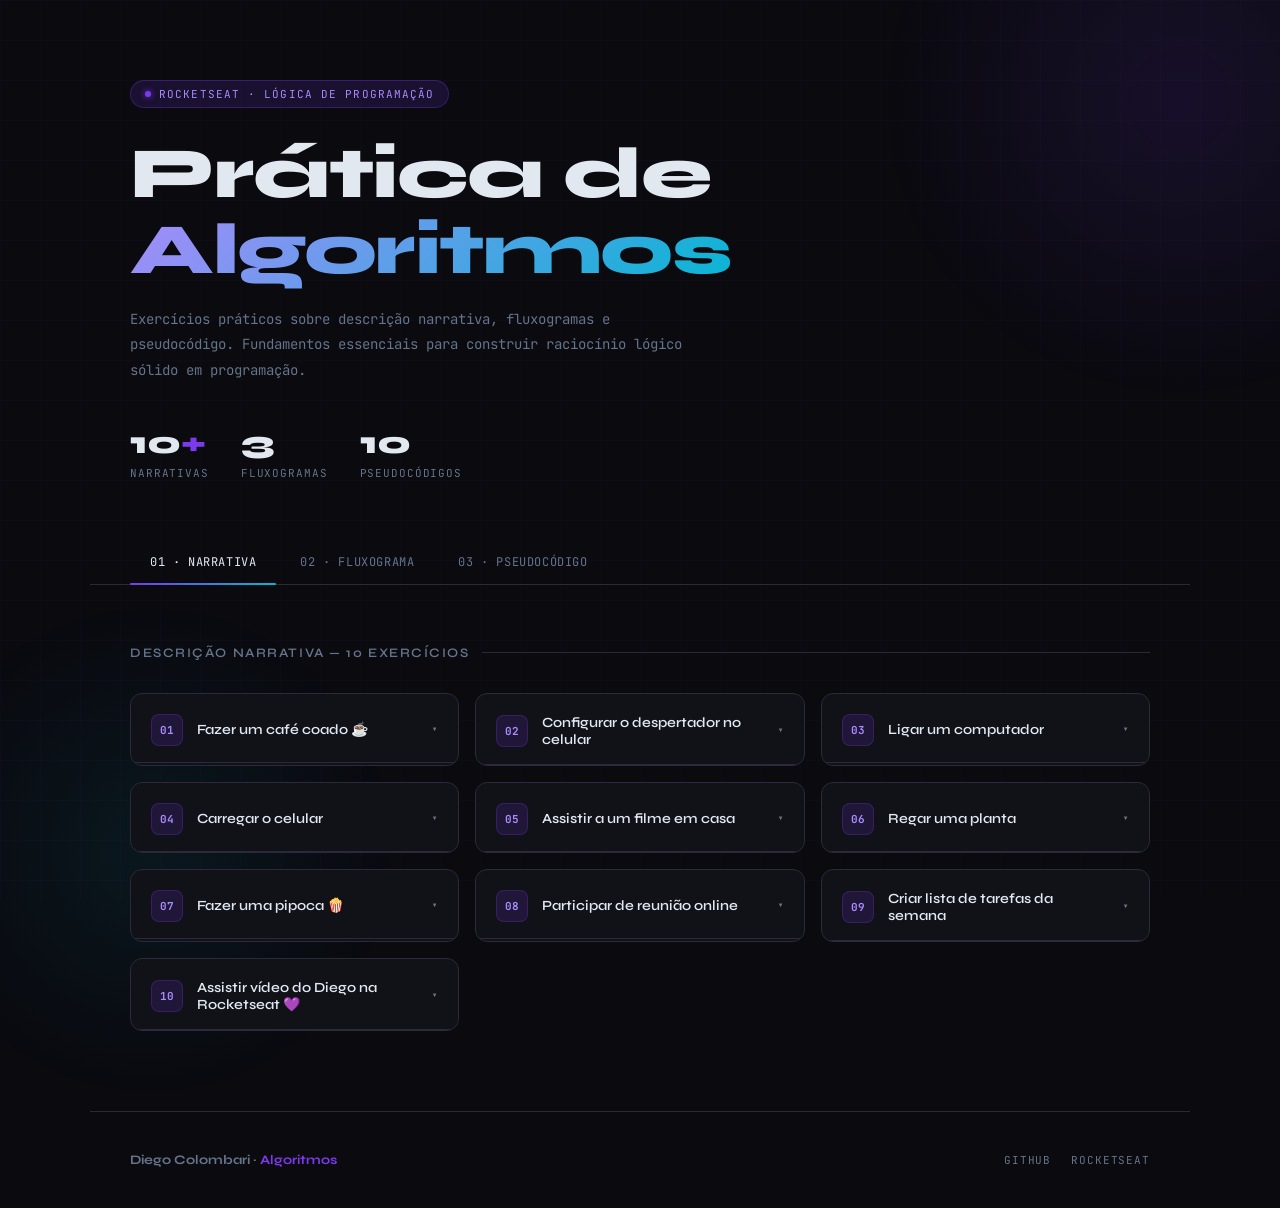
<file: algoritmos/index.html>
<!DOCTYPE html>
<html lang="pt-BR">
<head>
  <meta charset="UTF-8" />
  <meta name="viewport" content="width=device-width, initial-scale=1.0" />
  <title>Algoritmos — Exercícios Práticos</title>
  <link href="https://fonts.googleapis.com/css2?family=JetBrains+Mono:wght@300;400;500;700&family=Syne:wght@400;600;700;800&display=swap" rel="stylesheet" />
  <style>
    *, *::before, *::after { box-sizing: border-box; margin: 0; padding: 0; }

    :root {
      --bg: #0a0a0f;
      --surface: #111118;
      --surface2: #1a1a24;
      --border: #2a2a3a;
      --accent: #7c3aed;
      --accent2: #06b6d4;
      --accent3: #f59e0b;
      --text: #e2e8f0;
      --muted: #64748b;
      --green: #10b981;
      --font-mono: 'JetBrains Mono', monospace;
      --font-display: 'Syne', sans-serif;
    }

    html { scroll-behavior: smooth; }

    body {
      background: var(--bg);
      color: var(--text);
      font-family: var(--font-mono);
      min-height: 100vh;
      overflow-x: hidden;
    }

    /* Grid background */
    body::before {
      content: '';
      position: fixed;
      inset: 0;
      background-image:
        linear-gradient(rgba(124,58,237,0.04) 1px, transparent 1px),
        linear-gradient(90deg, rgba(124,58,237,0.04) 1px, transparent 1px);
      background-size: 40px 40px;
      pointer-events: none;
      z-index: 0;
    }

    /* Glow orbs */
    body::after {
      content: '';
      position: fixed;
      top: -200px;
      right: -200px;
      width: 600px;
      height: 600px;
      background: radial-gradient(circle, rgba(124,58,237,0.12) 0%, transparent 70%);
      pointer-events: none;
      z-index: 0;
    }

    .glow-bottom {
      position: fixed;
      bottom: -200px;
      left: -100px;
      width: 500px;
      height: 500px;
      background: radial-gradient(circle, rgba(6,182,212,0.08) 0%, transparent 70%);
      pointer-events: none;
      z-index: 0;
    }

    /* ---- HEADER ---- */
    header {
      position: relative;
      z-index: 10;
      padding: 80px 40px 60px;
      max-width: 1100px;
      margin: 0 auto;
    }

    .badge {
      display: inline-flex;
      align-items: center;
      gap: 8px;
      padding: 6px 14px;
      background: rgba(124,58,237,0.15);
      border: 1px solid rgba(124,58,237,0.3);
      border-radius: 999px;
      font-size: 11px;
      letter-spacing: 0.1em;
      text-transform: uppercase;
      color: #a78bfa;
      margin-bottom: 28px;
    }

    .badge::before {
      content: '';
      width: 6px;
      height: 6px;
      background: #7c3aed;
      border-radius: 50%;
      box-shadow: 0 0 6px #7c3aed;
      animation: pulse 2s infinite;
    }

    @keyframes pulse {
      0%, 100% { opacity: 1; }
      50% { opacity: 0.3; }
    }

    h1 {
      font-family: var(--font-display);
      font-size: clamp(2.4rem, 6vw, 4.5rem);
      font-weight: 800;
      line-height: 1.05;
      letter-spacing: -0.02em;
      margin-bottom: 20px;
    }

    h1 span.gradient {
      background: linear-gradient(135deg, #a78bfa 0%, #06b6d4 100%);
      -webkit-background-clip: text;
      -webkit-text-fill-color: transparent;
      background-clip: text;
    }

    .header-desc {
      color: var(--muted);
      font-size: 14px;
      line-height: 1.8;
      max-width: 560px;
      margin-bottom: 40px;
    }

    .header-stats {
      display: flex;
      gap: 32px;
      flex-wrap: wrap;
    }

    .stat {
      display: flex;
      flex-direction: column;
      gap: 4px;
    }

    .stat-num {
      font-family: var(--font-display);
      font-size: 2rem;
      font-weight: 800;
      color: var(--text);
    }

    .stat-num span { color: var(--accent); }

    .stat-label {
      font-size: 11px;
      text-transform: uppercase;
      letter-spacing: 0.08em;
      color: var(--muted);
    }

    /* ---- NAV TABS ---- */
    .nav-tabs {
      position: relative;
      z-index: 10;
      max-width: 1100px;
      margin: 0 auto;
      padding: 0 40px;
      display: flex;
      gap: 4px;
      border-bottom: 1px solid var(--border);
      margin-bottom: 60px;
    }

    .tab-btn {
      background: none;
      border: none;
      cursor: pointer;
      padding: 14px 20px;
      font-family: var(--font-mono);
      font-size: 12px;
      letter-spacing: 0.05em;
      text-transform: uppercase;
      color: var(--muted);
      position: relative;
      transition: color 0.2s;
    }

    .tab-btn.active { color: var(--text); }

    .tab-btn.active::after {
      content: '';
      position: absolute;
      bottom: -1px;
      left: 0;
      right: 0;
      height: 2px;
      background: linear-gradient(90deg, var(--accent), var(--accent2));
      border-radius: 999px;
    }

    .tab-btn:hover { color: var(--text); }

    /* ---- SECTIONS ---- */
    .section {
      display: none;
      position: relative;
      z-index: 10;
      max-width: 1100px;
      margin: 0 auto;
      padding: 0 40px 80px;
      animation: fadeUp 0.4s ease;
    }

    .section.active { display: block; }

    @keyframes fadeUp {
      from { opacity: 0; transform: translateY(16px); }
      to { opacity: 1; transform: translateY(0); }
    }

    .section-title {
      font-family: var(--font-display);
      font-size: 13px;
      font-weight: 600;
      text-transform: uppercase;
      letter-spacing: 0.12em;
      color: var(--muted);
      margin-bottom: 32px;
      display: flex;
      align-items: center;
      gap: 12px;
    }

    .section-title::after {
      content: '';
      flex: 1;
      height: 1px;
      background: var(--border);
    }

    /* ---- NARRATIVE CARDS ---- */
    .narrative-grid {
      display: grid;
      grid-template-columns: repeat(auto-fill, minmax(320px, 1fr));
      gap: 16px;
    }

    .card {
      background: var(--surface);
      border: 1px solid var(--border);
      border-radius: 12px;
      overflow: hidden;
      cursor: pointer;
      transition: border-color 0.2s, transform 0.2s;
    }

    .card:hover {
      border-color: rgba(124,58,237,0.4);
      transform: translateY(-2px);
    }

    .card-header {
      display: flex;
      align-items: center;
      gap: 14px;
      padding: 20px 20px 16px;
      border-bottom: 1px solid var(--border);
    }

    .card-num {
      width: 32px;
      height: 32px;
      display: flex;
      align-items: center;
      justify-content: center;
      border-radius: 8px;
      background: rgba(124,58,237,0.15);
      border: 1px solid rgba(124,58,237,0.25);
      font-size: 11px;
      font-weight: 700;
      color: #a78bfa;
      flex-shrink: 0;
    }

    .card-title {
      font-family: var(--font-display);
      font-size: 14px;
      font-weight: 600;
      color: var(--text);
    }

    .card-body {
      padding: 0;
      max-height: 0;
      overflow: hidden;
      transition: max-height 0.4s ease, padding 0.3s;
    }

    .card.open .card-body {
      max-height: 600px;
      padding: 16px 20px 20px;
    }

    .card-arrow {
      margin-left: auto;
      color: var(--muted);
      transition: transform 0.3s;
      font-size: 12px;
    }

    .card.open .card-arrow { transform: rotate(180deg); color: #a78bfa; }

    .step-list {
      list-style: none;
      display: flex;
      flex-direction: column;
      gap: 8px;
    }

    .step-list li {
      display: flex;
      gap: 10px;
      align-items: flex-start;
      font-size: 12px;
      line-height: 1.6;
      color: #94a3b8;
    }

    .step-list li .step-n {
      flex-shrink: 0;
      width: 18px;
      height: 18px;
      background: var(--surface2);
      border: 1px solid var(--border);
      border-radius: 4px;
      display: flex;
      align-items: center;
      justify-content: center;
      font-size: 9px;
      font-weight: 700;
      color: var(--muted);
      margin-top: 1px;
    }

    /* ---- FLOWCHART ---- */
    .flowchart-grid {
      display: grid;
      grid-template-columns: repeat(auto-fill, minmax(320px, 1fr));
      gap: 24px;
    }

    .flow-card {
      background: var(--surface);
      border: 1px solid var(--border);
      border-radius: 12px;
      padding: 28px 24px;
    }

    .flow-title {
      font-family: var(--font-display);
      font-size: 14px;
      font-weight: 700;
      color: var(--text);
      margin-bottom: 28px;
      display: flex;
      align-items: center;
      gap: 10px;
    }

    .flow-title .dot {
      width: 8px;
      height: 8px;
      border-radius: 50%;
      background: var(--accent2);
      box-shadow: 0 0 8px var(--accent2);
    }

    /* SVG Flowchart */
    .flow-svg {
      width: 100%;
      overflow: visible;
    }

    /* ---- PSEUDOCODE ---- */
    .pseudo-grid {
      display: grid;
      grid-template-columns: repeat(auto-fill, minmax(380px, 1fr));
      gap: 16px;
    }

    .pseudo-card {
      background: var(--surface);
      border: 1px solid var(--border);
      border-radius: 12px;
      overflow: hidden;
    }

    .pseudo-header {
      display: flex;
      align-items: center;
      justify-content: space-between;
      padding: 14px 18px;
      border-bottom: 1px solid var(--border);
      background: var(--surface2);
    }

    .pseudo-title {
      font-size: 11px;
      font-weight: 700;
      text-transform: uppercase;
      letter-spacing: 0.08em;
      color: var(--accent2);
    }

    .pseudo-num {
      font-size: 10px;
      color: var(--muted);
      background: var(--border);
      padding: 2px 8px;
      border-radius: 999px;
    }

    .pseudo-dots {
      display: flex;
      gap: 5px;
    }

    .pseudo-dots span {
      width: 8px;
      height: 8px;
      border-radius: 50%;
    }

    .dot-r { background: #ef4444; }
    .dot-y { background: #f59e0b; }
    .dot-g { background: #10b981; }

    .pseudo-code {
      padding: 18px;
      font-family: var(--font-mono);
      font-size: 12px;
      line-height: 2;
      white-space: pre;
      overflow-x: auto;
    }

    .kw { color: #a78bfa; font-weight: 600; }   /* keywords */
    .fn { color: #06b6d4; }                       /* functions */
    .op { color: var(--accent3); }                /* operators */
    .cm { color: #475569; font-style: italic; }   /* comment */
    .nm { color: #f472b6; }                       /* numbers */
    .vr { color: #e2e8f0; }                       /* variables */
    .st { color: #86efac; }                       /* strings */

    /* ---- FOOTER ---- */
    footer {
      position: relative;
      z-index: 10;
      border-top: 1px solid var(--border);
      padding: 40px;
      max-width: 1100px;
      margin: 0 auto;
      display: flex;
      align-items: center;
      justify-content: space-between;
      flex-wrap: gap;
      gap: 20px;
    }

    .footer-brand {
      font-family: var(--font-display);
      font-size: 13px;
      font-weight: 700;
      color: var(--muted);
    }

    .footer-brand span { color: var(--accent); }

    .footer-links {
      display: flex;
      gap: 20px;
    }

    .footer-links a {
      font-size: 11px;
      text-transform: uppercase;
      letter-spacing: 0.08em;
      color: var(--muted);
      text-decoration: none;
      transition: color 0.2s;
    }

    .footer-links a:hover { color: var(--text); }

    /* Responsive */
    @media (max-width: 640px) {
      header, .nav-tabs, .section { padding-left: 20px; padding-right: 20px; }
      h1 { font-size: 2rem; }
      .flowchart-grid, .pseudo-grid { grid-template-columns: 1fr; }
    }
  </style>
</head>
<body>
<div class="glow-bottom"></div>

<header>
  <div class="badge">Rocketseat · Lógica de Programação</div>
  <h1>Prática de<br /><span class="gradient">Algoritmos</span></h1>
  <p class="header-desc">
    Exercícios práticos sobre descrição narrativa, fluxogramas e pseudocódigo.
    Fundamentos essenciais para construir raciocínio lógico sólido em programação.
  </p>
  <div class="header-stats">
    <div class="stat">
      <div class="stat-num">10<span>+</span></div>
      <div class="stat-label">Narrativas</div>
    </div>
    <div class="stat">
      <div class="stat-num">3</div>
      <div class="stat-label">Fluxogramas</div>
    </div>
    <div class="stat">
      <div class="stat-num">10</div>
      <div class="stat-label">Pseudocódigos</div>
    </div>
  </div>
</header>

<!-- NAV -->
<nav class="nav-tabs">
  <button class="tab-btn active" onclick="switchTab('narrative', this)">01 · Narrativa</button>
  <button class="tab-btn" onclick="switchTab('flowchart', this)">02 · Fluxograma</button>
  <button class="tab-btn" onclick="switchTab('pseudo', this)">03 · Pseudocódigo</button>
</nav>

<!-- SECTION 1: NARRATIVE -->
<section id="narrative" class="section active">
  <p class="section-title">Descrição Narrativa — 10 exercícios</p>
  <div class="narrative-grid" id="narrative-grid"></div>
</section>

<!-- SECTION 2: FLOWCHART -->
<section id="flowchart" class="section">
  <p class="section-title">Fluxogramas — 3 exercícios</p>
  <div class="flowchart-grid" id="flowchart-grid"></div>
</section>

<!-- SECTION 3: PSEUDOCODE -->
<section id="pseudo" class="section">
  <p class="section-title">Pseudocódigo — 10 exercícios</p>
  <div class="pseudo-grid" id="pseudo-grid"></div>
</section>

<footer>
  <div class="footer-brand">Diego Colombari · <span>Algoritmos</span></div>
  <div class="footer-links">
    <a href="https://github.com/diegocolombari" target="_blank">GitHub</a>
    <a href="https://rocketseat.com.br" target="_blank">Rocketseat</a>
  </div>
</footer>

<script>
// ==================== DATA ====================
const narrativeData = [
  {
    title: "Fazer um café coado ☕",
    steps: [
      "Pegue uma chaleira e encha com 500ml de água",
      "Coloque a chaleira no fogão e ligue o fogo",
      "Enquanto a água aquece, pegue o suporte para filtro de papel",
      "Coloque um filtro de papel limpo no suporte",
      "Adicione 3 colheres de sopa de pó de café dentro do filtro",
      "Posicione o suporte sobre a garrafa térmica ou caneca",
      "Quando a água ferver, desligue o fogo com cuidado",
      "Despeje um pouco da água quente sobre o pó para umedecer",
      "Continue despejando lentamente o resto da água",
      "Aguarde toda a água passar pelo pó e terminar de coar",
      "Retire o suporte, descarte o pó e sirva"
    ]
  },
  {
    title: "Configurar o despertador no celular",
    steps: [
      "Desbloqueie o celular",
      "Abra o aplicativo de relógio ou despertador",
      "Toque em 'Adicionar novo alarme'",
      "Ajuste a hora e os minutos desejados",
      "Selecione os dias da semana de repetição",
      "Escolha o toque do alarme",
      "Dê um nome ao alarme (ex: Academia)",
      "Toque em 'Salvar' ou 'Concluir'"
    ]
  },
  {
    title: "Ligar um computador",
    steps: [
      "Verifique se o computador está conectado à fonte de energia",
      "Pressione o botão de ligar",
      "Aguarde o sistema carregar",
      "Quando a tela de login aparecer, digite seu usuário",
      "Digite a senha e pressione Enter",
      "Aguarde a área de trabalho carregar completamente",
      "Confirme se tudo está funcionando antes de usar"
    ]
  },
  {
    title: "Carregar o celular",
    steps: [
      "Pegue o carregador compatível com o modelo do celular",
      "Conecte o carregador à tomada",
      "Insira o cabo na entrada de carregamento do celular",
      "Confirme se o celular está carregando",
      "Deixe carregar até atingir a carga desejada",
      "Retire o cabo com cuidado",
      "Desconecte o carregador da tomada e guarde"
    ]
  },
  {
    title: "Assistir a um filme em casa",
    steps: [
      "Escolha a plataforma (Netflix, Prime, YouTube...)",
      "Ligue o dispositivo (TV, computador, tablet)",
      "Acesse o aplicativo ou site da plataforma",
      "Faça login se necessário",
      "Busque e escolha o filme desejado",
      "Clique em 'Reproduzir'",
      "Ajuste volume e legendas",
      "Sente-se e aproveite o filme",
      "Ao terminar, feche o aplicativo ou desligue o dispositivo"
    ]
  },
  {
    title: "Regar uma planta",
    steps: [
      "Pegue um regador ou recipiente",
      "Encha com água",
      "Caminhe até a planta",
      "Posicione o regador próximo à base da planta",
      "Derrame a água no solo",
      "Observe se o solo está úmido, sem encharcar",
      "Repita com outras plantas, se houver",
      "Guarde o regador no local apropriado"
    ]
  },
  {
    title: "Fazer uma pipoca 🍿",
    steps: [
      "Pegue uma panela com tampa",
      "Coloque-a sobre o fogão",
      "Adicione um fio de óleo no fundo",
      "Acrescente o milho para pipoca",
      "Adicione sal ou tempero a gosto",
      "Tampe a panela e ligue o fogo",
      "Aguarde os primeiros estouros",
      "Quando estouros ficarem frequentes, agite levemente a panela",
      "Desligue quando os estouros diminuírem",
      "Destampe com cuidado, transfira para recipiente e sirva"
    ]
  },
  {
    title: "Participar de reunião online",
    steps: [
      "Verifique o horário na agenda",
      "Confirme que recebeu o link de acesso",
      "Encontre um local silencioso e bem iluminado",
      "Conecte o dispositivo à internet",
      "Abra a plataforma (Zoom, Meet, Teams...)",
      "Clique no link da reunião",
      "Ligue câmera e microfone conforme necessário",
      "Entre na reunião",
      "Ouça com atenção e participe quando solicitado",
      "Ao final, clique em 'Encerrar chamada'"
    ]
  },
  {
    title: "Criar lista de tarefas da semana",
    steps: [
      "Escolha onde criar (papel, Notion, app de notas)",
      "Pense em todos os compromissos da semana",
      "Anote todas as tarefas a realizar",
      "Classifique por categoria (trabalho, casa, estudos)",
      "Organize por dia da semana conforme prioridade",
      "Revise e ajuste a lista conforme necessário",
      "Adicione lembretes ou horários, se útil",
      "Salve em local de fácil acesso",
      "Consulte diariamente e marque tarefas concluídas ✅"
    ]
  },
  {
    title: "Assistir vídeo do Diego na Rocketseat 💜",
    steps: [
      "Pegue seu celular, tablet ou computador",
      "Conecte à internet",
      "Acesse o YouTube pelo app ou navegador",
      "Digite 'Rocketseat' na barra de busca",
      "Escolha um vídeo do Diego Fernandes",
      "Clique para abrir o vídeo",
      "Ajuste o volume",
      "Assista o conteúdo",
      "Aplique o que aprendeu ou salve para rever"
    ]
  }
];

const pseudoData = [
  {
    title: "Imprimir número na tela",
    num: "01",
    code: `<span class="kw">Início</span>
  <span class="fn">Escreva</span>(<span class="st">"Digite um número:"</span>)
  <span class="kw">Leia</span> <span class="vr">num</span>
  <span class="fn">Escreva</span>(<span class="st">"Você digitou:"</span>, <span class="vr">num</span>)
<span class="kw">Fim</span>`
  },
  {
    title: "Somar dois números",
    num: "02",
    code: `<span class="kw">Início</span>
  <span class="kw">Leia</span> <span class="vr">num1</span>
  <span class="kw">Leia</span> <span class="vr">num2</span>
  <span class="vr">soma</span> <span class="op">←</span> <span class="vr">num1</span> <span class="op">+</span> <span class="vr">num2</span>
  <span class="fn">Escreva</span>(<span class="st">"Resultado:"</span>, <span class="vr">soma</span>)
<span class="kw">Fim</span>`
  },
  {
    title: "Contar de 1 até 10 (loop)",
    num: "03",
    code: `<span class="kw">Início</span>
  <span class="vr">i</span> <span class="op">←</span> <span class="nm">1</span>
  <span class="kw">Enquanto</span> <span class="vr">i</span> <span class="op">≤</span> <span class="nm">10</span>
    <span class="fn">Escreva</span>(<span class="vr">i</span>)
    <span class="vr">i</span> <span class="op">←</span> <span class="vr">i</span> <span class="op">+</span> <span class="nm">1</span>
<span class="kw">Fim</span>`
  },
  {
    title: "Verificar par ou ímpar",
    num: "04",
    code: `<span class="kw">Início</span>
  <span class="kw">Leia</span> <span class="vr">num</span>
  <span class="kw">Se</span> <span class="vr">num</span> <span class="op">%</span> <span class="nm">2</span> <span class="op">=</span> <span class="nm">0</span> <span class="kw">então</span>
    <span class="fn">Escreva</span>(<span class="st">"Par"</span>)
  <span class="kw">Senão</span>
    <span class="fn">Escreva</span>(<span class="st">"Ímpar"</span>)
<span class="kw">Fim</span>`
  },
  {
    title: "Positivo, negativo ou zero",
    num: "05",
    code: `<span class="kw">Início</span>
  <span class="kw">Leia</span> <span class="vr">num</span>
  <span class="kw">Se</span> <span class="vr">num</span> <span class="op">&gt;</span> <span class="nm">0</span> <span class="kw">então</span>
    <span class="fn">Escreva</span>(<span class="st">"Positivo"</span>)
  <span class="kw">Senão Se</span> <span class="vr">num</span> <span class="op">&lt;</span> <span class="nm">0</span> <span class="kw">então</span>
    <span class="fn">Escreva</span>(<span class="st">"Negativo"</span>)
  <span class="kw">Senão</span>
    <span class="fn">Escreva</span>(<span class="st">"Zero"</span>)
<span class="kw">Fim</span>`
  },
  {
    title: "Calcular média de 3 notas",
    num: "06",
    code: `<span class="kw">Início</span>
  <span class="kw">Leia</span> <span class="vr">n1</span>, <span class="vr">n2</span>, <span class="vr">n3</span>
  <span class="vr">media</span> <span class="op">←</span> (<span class="vr">n1</span> <span class="op">+</span> <span class="vr">n2</span> <span class="op">+</span> <span class="vr">n3</span>) <span class="op">/</span> <span class="nm">3</span>
  <span class="fn">Escreva</span>(<span class="st">"Média:"</span>, <span class="vr">media</span>)
<span class="kw">Fim</span>`
  },
  {
    title: "Verificar aprovação (média ≥ 5)",
    num: "07",
    code: `<span class="kw">Início</span>
  <span class="kw">Leia</span> <span class="vr">nota1</span>, <span class="vr">nota2</span>
  <span class="vr">media</span> <span class="op">←</span> (<span class="vr">nota1</span> <span class="op">+</span> <span class="vr">nota2</span>) <span class="op">/</span> <span class="nm">2</span>
  <span class="kw">Se</span> <span class="vr">media</span> <span class="op">≥</span> <span class="nm">5</span> <span class="kw">então</span>
    <span class="fn">Escreva</span>(<span class="st">"Aprovado"</span>)
  <span class="kw">Senão</span>
    <span class="fn">Escreva</span>(<span class="st">"Reprovado"</span>)
<span class="kw">Fim</span>`
  },
  {
    title: "Maior entre dois números",
    num: "08",
    code: `<span class="kw">Início</span>
  <span class="kw">Leia</span> <span class="vr">a</span>, <span class="vr">b</span>
  <span class="kw">Se</span> <span class="vr">a</span> <span class="op">&gt;</span> <span class="vr">b</span> <span class="kw">então</span>
    <span class="fn">Escreva</span>(<span class="st">"Maior:"</span>, <span class="vr">a</span>)
  <span class="kw">Senão</span>
    <span class="fn">Escreva</span>(<span class="st">"Maior:"</span>, <span class="vr">b</span>)
<span class="kw">Fim</span>`
  },
  {
    title: "Múltiplos de 3 até 30",
    num: "09",
    code: `<span class="kw">Início</span>
  <span class="vr">i</span> <span class="op">←</span> <span class="nm">1</span>
  <span class="kw">Enquanto</span> <span class="vr">i</span> <span class="op">≤</span> <span class="nm">30</span>
    <span class="kw">Se</span> <span class="vr">i</span> <span class="op">%</span> <span class="nm">3</span> <span class="op">=</span> <span class="nm">0</span> <span class="kw">então</span>
      <span class="fn">Escreva</span>(<span class="vr">i</span>)
    <span class="vr">i</span> <span class="op">←</span> <span class="vr">i</span> <span class="op">+</span> <span class="nm">1</span>
<span class="kw">Fim</span>`
  },
  {
    title: "Contagem regressiva 10 → 1",
    num: "10",
    code: `<span class="kw">Início</span>
  <span class="vr">i</span> <span class="op">←</span> <span class="nm">10</span>
  <span class="kw">Enquanto</span> <span class="vr">i</span> <span class="op">≥</span> <span class="nm">1</span>
    <span class="fn">Escreva</span>(<span class="vr">i</span>)
    <span class="vr">i</span> <span class="op">←</span> <span class="vr">i</span> <span class="op">-</span> <span class="nm">1</span>
<span class="kw">Fim</span>`
  }
];

// ==================== FLOWCHARTS ====================
const flowcharts = [
  {
    title: "Calcular o dobro de um número",
    svgContent: `
      <svg class="flow-svg" viewBox="0 0 220 420" xmlns="http://www.w3.org/2000/svg" font-family="'JetBrains Mono', monospace" font-size="11">
        <!-- INÍCIO -->
        <ellipse cx="110" cy="30" rx="55" ry="22" fill="none" stroke="#7c3aed" stroke-width="1.5"/>
        <text x="110" y="35" text-anchor="middle" fill="#a78bfa" font-weight="700">INÍCIO</text>
        <line x1="110" y1="52" x2="110" y2="82" stroke="#475569" stroke-width="1.5" marker-end="url(#arrow)"/>
        <!-- Entrada -->
        <polygon points="110,82 180,110 110,138 40,110" fill="none" stroke="#06b6d4" stroke-width="1.5"/>
        <text x="110" y="108" text-anchor="middle" fill="#67e8f9">Leia</text>
        <text x="110" y="122" text-anchor="middle" fill="#67e8f9">número</text>
        <line x1="110" y1="138" x2="110" y2="168" stroke="#475569" stroke-width="1.5" marker-end="url(#arrow)"/>
        <!-- Processo -->
        <rect x="40" y="168" width="140" height="50" rx="4" fill="none" stroke="#10b981" stroke-width="1.5"/>
        <text x="110" y="191" text-anchor="middle" fill="#6ee7b7">dobro ← número</text>
        <text x="110" y="207" text-anchor="middle" fill="#6ee7b7">× 2</text>
        <line x1="110" y1="218" x2="110" y2="248" stroke="#475569" stroke-width="1.5" marker-end="url(#arrow)"/>
        <!-- Saída -->
        <polygon points="110,248 180,276 110,304 40,276" fill="none" stroke="#f59e0b" stroke-width="1.5"/>
        <text x="110" y="274" text-anchor="middle" fill="#fcd34d">Escreva</text>
        <text x="110" y="289" text-anchor="middle" fill="#fcd34d">"dobro"</text>
        <line x1="110" y1="304" x2="110" y2="334" stroke="#475569" stroke-width="1.5" marker-end="url(#arrow)"/>
        <!-- FIM -->
        <ellipse cx="110" cy="356" rx="55" ry="22" fill="none" stroke="#7c3aed" stroke-width="1.5"/>
        <text x="110" y="361" text-anchor="middle" fill="#a78bfa" font-weight="700">FIM</text>
        <!-- Defs -->
        <defs>
          <marker id="arrow" markerWidth="8" markerHeight="8" refX="4" refY="4" orient="auto">
            <path d="M0,0 L8,4 L0,8 Z" fill="#475569"/>
          </marker>
        </defs>
        <!-- Legend -->
        <rect x="0" y="390" width="220" height="30" fill="none"/>
        <text x="110" y="408" text-anchor="middle" fill="#475569" font-size="9">Resultado: dobro = número × 2</text>
      </svg>`
  },
  {
    title: "Verificar se número é menor que 10",
    svgContent: `
      <svg class="flow-svg" viewBox="0 0 280 480" xmlns="http://www.w3.org/2000/svg" font-family="'JetBrains Mono', monospace" font-size="11">
        <defs>
          <marker id="arrow2" markerWidth="8" markerHeight="8" refX="4" refY="4" orient="auto">
            <path d="M0,0 L8,4 L0,8 Z" fill="#475569"/>
          </marker>
        </defs>
        <!-- INÍCIO -->
        <ellipse cx="140" cy="30" rx="55" ry="22" fill="none" stroke="#7c3aed" stroke-width="1.5"/>
        <text x="140" y="35" text-anchor="middle" fill="#a78bfa" font-weight="700">INÍCIO</text>
        <line x1="140" y1="52" x2="140" y2="82" stroke="#475569" stroke-width="1.5" marker-end="url(#arrow2)"/>
        <!-- Entrada -->
        <polygon points="140,82 215,110 140,138 65,110" fill="none" stroke="#06b6d4" stroke-width="1.5"/>
        <text x="140" y="108" text-anchor="middle" fill="#67e8f9">Leia</text>
        <text x="140" y="122" text-anchor="middle" fill="#67e8f9">número</text>
        <line x1="140" y1="138" x2="140" y2="168" stroke="#475569" stroke-width="1.5" marker-end="url(#arrow2)"/>
        <!-- Decisão -->
        <polygon points="140,168 230,208 140,248 50,208" fill="none" stroke="#f59e0b" stroke-width="1.5"/>
        <text x="140" y="205" text-anchor="middle" fill="#fcd34d">número</text>
        <text x="140" y="220" text-anchor="middle" fill="#fcd34d">&lt; 10?</text>
        <!-- SIM -->
        <line x1="50" y1="208" x2="20" y2="208" stroke="#475569" stroke-width="1.5"/>
        <line x1="20" y1="208" x2="20" y2="320" stroke="#475569" stroke-width="1.5"/>
        <line x1="20" y1="320" x2="68" y2="320" stroke="#475569" stroke-width="1.5" marker-end="url(#arrow2)"/>
        <text x="33" y="202" fill="#10b981" font-size="10" font-weight="600">SIM</text>
        <!-- NÃO -->
        <line x1="230" y1="208" x2="260" y2="208" stroke="#475569" stroke-width="1.5"/>
        <line x1="260" y1="208" x2="260" y2="320" stroke="#475569" stroke-width="1.5"/>
        <line x1="260" y1="320" x2="212" y2="320" stroke="#475569" stroke-width="1.5" marker-end="url(#arrow2)"/>
        <text x="237" y="202" fill="#ef4444" font-size="10" font-weight="600">NÃO</text>
        <!-- Saída SIM -->
        <polygon points="140,295 68,320 140,345 212,320" fill="none" stroke="#10b981" stroke-width="1.5"/>
        <text x="140" y="317" text-anchor="middle" fill="#6ee7b7">"Menor</text>
        <text x="140" y="331" text-anchor="middle" fill="#6ee7b7">que 10"</text>
        <!-- Saída NÃO already connected above to same diamond -->
        <!-- Actually let's do separate output boxes -->
        <polygon points="68,295 0,320 68,345 136,320" fill="none" stroke="#10b981" stroke-width="1.5"/>
        <text x="68" y="317" text-anchor="middle" fill="#6ee7b7">"Menor</text>
        <text x="68" y="331" text-anchor="middle" fill="#6ee7b7">que 10"</text>
        <polygon points="212,295 148,320 212,345 276,320" fill="none" stroke="#ef4444" stroke-width="1.5"/>
        <text x="212" y="317" text-anchor="middle" fill="#fca5a5">"Maior ou</text>
        <text x="212" y="331" text-anchor="middle" fill="#fca5a5">igual a 10"</text>
        <!-- Lines from decision to outputs -->
        <line x1="50" y1="208" x2="20" y2="208" stroke="#475569" stroke-width="0"/>
        <!-- Redo: direct lines -->
        <line x1="90" y1="248" x2="68" y2="295" stroke="#475569" stroke-width="1.5" marker-end="url(#arrow2)"/>
        <line x1="190" y1="248" x2="212" y2="295" stroke="#475569" stroke-width="1.5" marker-end="url(#arrow2)"/>
        <!-- Lines to FIM -->
        <line x1="68" y1="345" x2="68" y2="400" stroke="#475569" stroke-width="1.5"/>
        <line x1="212" y1="345" x2="212" y2="400" stroke="#475569" stroke-width="1.5"/>
        <line x1="68" y1="400" x2="212" y2="400" stroke="#475569" stroke-width="1.5"/>
        <line x1="140" y1="400" x2="140" y2="418" stroke="#475569" stroke-width="1.5" marker-end="url(#arrow2)"/>
        <!-- FIM -->
        <ellipse cx="140" cy="440" rx="55" ry="22" fill="none" stroke="#7c3aed" stroke-width="1.5"/>
        <text x="140" y="445" text-anchor="middle" fill="#a78bfa" font-weight="700">FIM</text>
      </svg>`
  },
  {
    title: "Contar até 5",
    svgContent: `
      <svg class="flow-svg" viewBox="0 0 240 520" xmlns="http://www.w3.org/2000/svg" font-family="'JetBrains Mono', monospace" font-size="11">
        <defs>
          <marker id="arrow3" markerWidth="8" markerHeight="8" refX="4" refY="4" orient="auto">
            <path d="M0,0 L8,4 L0,8 Z" fill="#475569"/>
          </marker>
        </defs>
        <!-- INÍCIO -->
        <ellipse cx="120" cy="30" rx="55" ry="22" fill="none" stroke="#7c3aed" stroke-width="1.5"/>
        <text x="120" y="35" text-anchor="middle" fill="#a78bfa" font-weight="700">INÍCIO</text>
        <line x1="120" y1="52" x2="120" y2="82" stroke="#475569" stroke-width="1.5" marker-end="url(#arrow3)"/>
        <!-- Inicializar -->
        <rect x="55" y="82" width="130" height="40" rx="4" fill="none" stroke="#10b981" stroke-width="1.5"/>
        <text x="120" y="97" text-anchor="middle" fill="#6ee7b7">i ← 1</text>
        <text x="120" y="113" text-anchor="middle" fill="#6ee7b7">Inicializar contador</text>
        <line x1="120" y1="122" x2="120" y2="152" stroke="#475569" stroke-width="1.5" marker-end="url(#arrow3)"/>
        <!-- Decisão -->
        <polygon points="120,152 205,190 120,228 35,190" fill="none" stroke="#f59e0b" stroke-width="1.5"/>
        <text x="120" y="187" text-anchor="middle" fill="#fcd34d">i ≤ 5?</text>
        <!-- SIM label -->
        <text x="58" y="212" fill="#10b981" font-size="10" font-weight="600">SIM</text>
        <!-- NÃO label -->
        <text x="175" y="184" fill="#ef4444" font-size="10" font-weight="600">NÃO</text>
        <!-- Processo: escrever i -->
        <line x1="120" y1="228" x2="120" y2="260" stroke="#475569" stroke-width="1.5" marker-end="url(#arrow3)"/>
        <polygon points="120,260 190,284 120,308 50,284" fill="none" stroke="#f59e0b" stroke-width="1.5"/>
        <text x="120" y="282" text-anchor="middle" fill="#fcd34d">Escreva</text>
        <text x="120" y="297" text-anchor="middle" fill="#fcd34d">i</text>
        <!-- Incrementar -->
        <line x1="120" y1="308" x2="120" y2="338" stroke="#475569" stroke-width="1.5" marker-end="url(#arrow3)"/>
        <rect x="55" y="338" width="130" height="36" rx="4" fill="none" stroke="#10b981" stroke-width="1.5"/>
        <text x="120" y="353" text-anchor="middle" fill="#6ee7b7">i ← i + 1</text>
        <text x="120" y="367" text-anchor="middle" fill="#6ee7b7">Incrementar</text>
        <!-- Loop back -->
        <line x1="55" y1="356" x2="20" y2="356" stroke="#475569" stroke-width="1.5"/>
        <line x1="20" y1="356" x2="20" y2="190" stroke="#475569" stroke-width="1.5"/>
        <line x1="20" y1="190" x2="35" y2="190" stroke="#475569" stroke-width="1.5" marker-end="url(#arrow3)"/>
        <!-- NÃO → FIM -->
        <line x1="205" y1="190" x2="235" y2="190" stroke="#475569" stroke-width="1.5"/>
        <line x1="235" y1="190" x2="235" y2="450" stroke="#475569" stroke-width="1.5"/>
        <line x1="235" y1="450" x2="175" y2="450" stroke="#475569" stroke-width="1.5" marker-end="url(#arrow3)"/>
        <!-- FIM -->
        <ellipse cx="120" cy="450" rx="55" ry="22" fill="none" stroke="#7c3aed" stroke-width="1.5"/>
        <text x="120" y="455" text-anchor="middle" fill="#a78bfa" font-weight="700">FIM</text>
        <!-- Loop annotation -->
        <text x="8" y="280" fill="#475569" font-size="9" transform="rotate(-90,8,280)">repetir</text>
      </svg>`
  }
];

// ==================== RENDER ====================
function renderNarrative() {
  const grid = document.getElementById('narrative-grid');
  grid.innerHTML = narrativeData.map((item, i) => `
    <div class="card" onclick="toggleCard(this)">
      <div class="card-header">
        <div class="card-num">${String(i + 1).padStart(2, '0')}</div>
        <div class="card-title">${item.title}</div>
        <span class="card-arrow">▾</span>
      </div>
      <div class="card-body">
        <ol class="step-list">
          ${item.steps.map((s, j) => `
            <li>
              <span class="step-n">${j + 1}</span>
              <span>${s}</span>
            </li>`).join('')}
        </ol>
      </div>
    </div>
  `).join('');
}

function renderFlowcharts() {
  const grid = document.getElementById('flowchart-grid');
  grid.innerHTML = flowcharts.map(f => `
    <div class="flow-card">
      <div class="flow-title">
        <span class="dot"></span>
        ${f.title}
      </div>
      ${f.svgContent}
    </div>
  `).join('');
}

function renderPseudo() {
  const grid = document.getElementById('pseudo-grid');
  grid.innerHTML = pseudoData.map(p => `
    <div class="pseudo-card">
      <div class="pseudo-header">
        <div style="display:flex;align-items:center;gap:8px">
          <div class="pseudo-dots">
            <span class="dot-r"></span>
            <span class="dot-y"></span>
            <span class="dot-g"></span>
          </div>
          <span class="pseudo-title">${p.title}</span>
        </div>
        <span class="pseudo-num">${p.num}</span>
      </div>
      <div class="pseudo-code">${p.code}</div>
    </div>
  `).join('');
}

function toggleCard(card) {
  card.classList.toggle('open');
}

function switchTab(id, btn) {
  document.querySelectorAll('.section').forEach(s => s.classList.remove('active'));
  document.querySelectorAll('.tab-btn').forEach(b => b.classList.remove('active'));
  document.getElementById(id).classList.add('active');
  btn.classList.add('active');
}

// Init
renderNarrative();
renderFlowcharts();
renderPseudo();
</script>
</body>
</html>
</file>
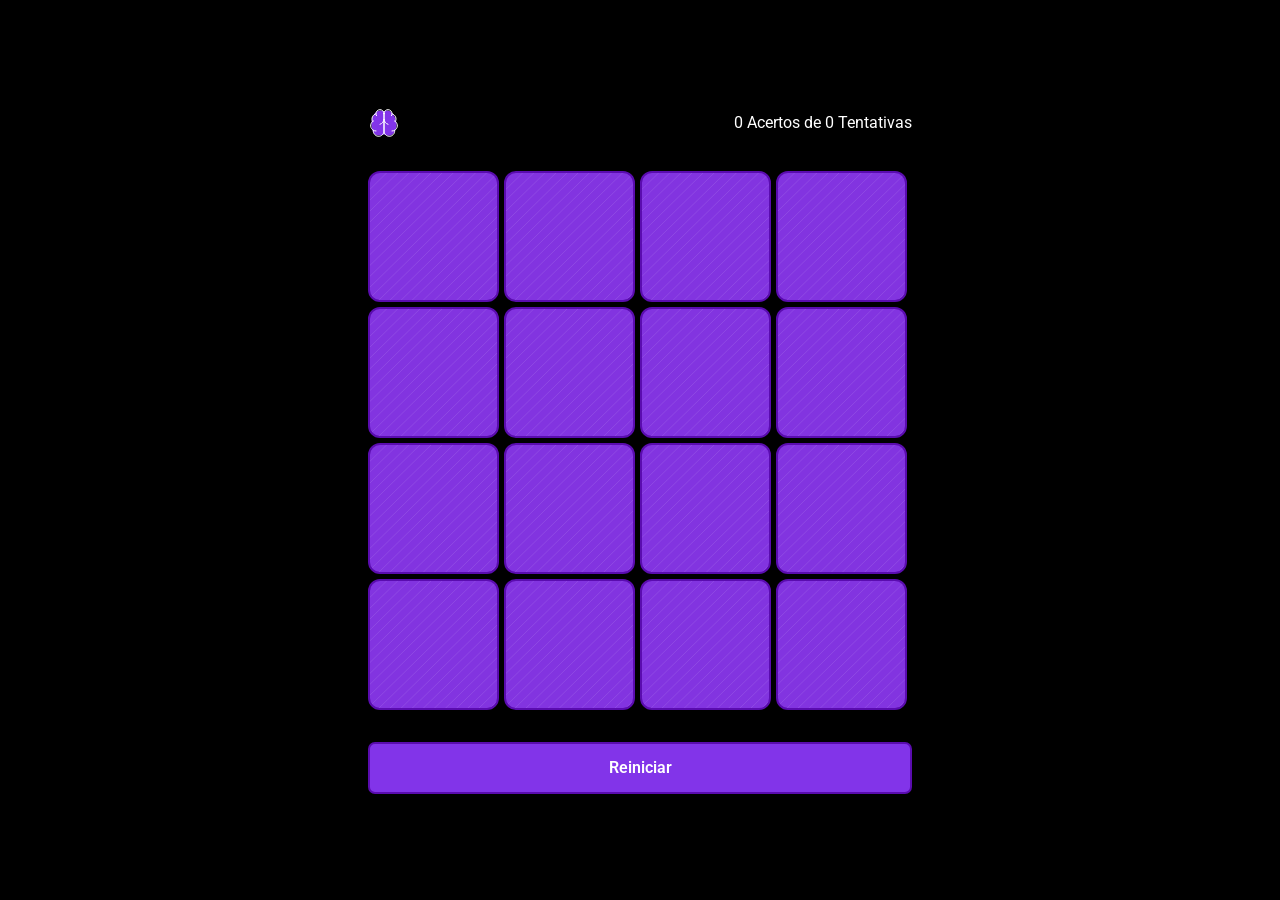
<file: memory/index.html>
<!doctype html>
<html lang="pt-BR">
  <head>
    <meta charset="UTF-8" />
    <meta name="viewport" content="width=device-width, initial-scale=1.0" />

    <link rel="preconnect" href="https://fonts.googleapis.com" />
    <link rel="preconnect" href="https://fonts.gstatic.com" crossorigin />
    <link
      href="https://fonts.googleapis.com/css2?family=Roboto:ital,wght@0,100..900;1,100..900&display=swap"
      rel="stylesheet"
    />

    <link rel="icon" type="image/svg" href="./assets/logo.svg" />
    <link rel="stylesheet" href="styles.css" />
    <title>Memory</title>
  </head>
  <body>
    <main class="game-container">
      <header class="game-header">
        <img src="./assets/logo.svg" alt="Logo do Memory" />
        <span id="stats" class="stats">0 Acertos de 0 Tentativas</span>
      </header>

      <div id="deck" class="cards-grid"></div>

      <button id="restart" class="button">Reiniciar</button>
    </main>
    <script src="script.js"></script>
  </body>
</html>
</file>
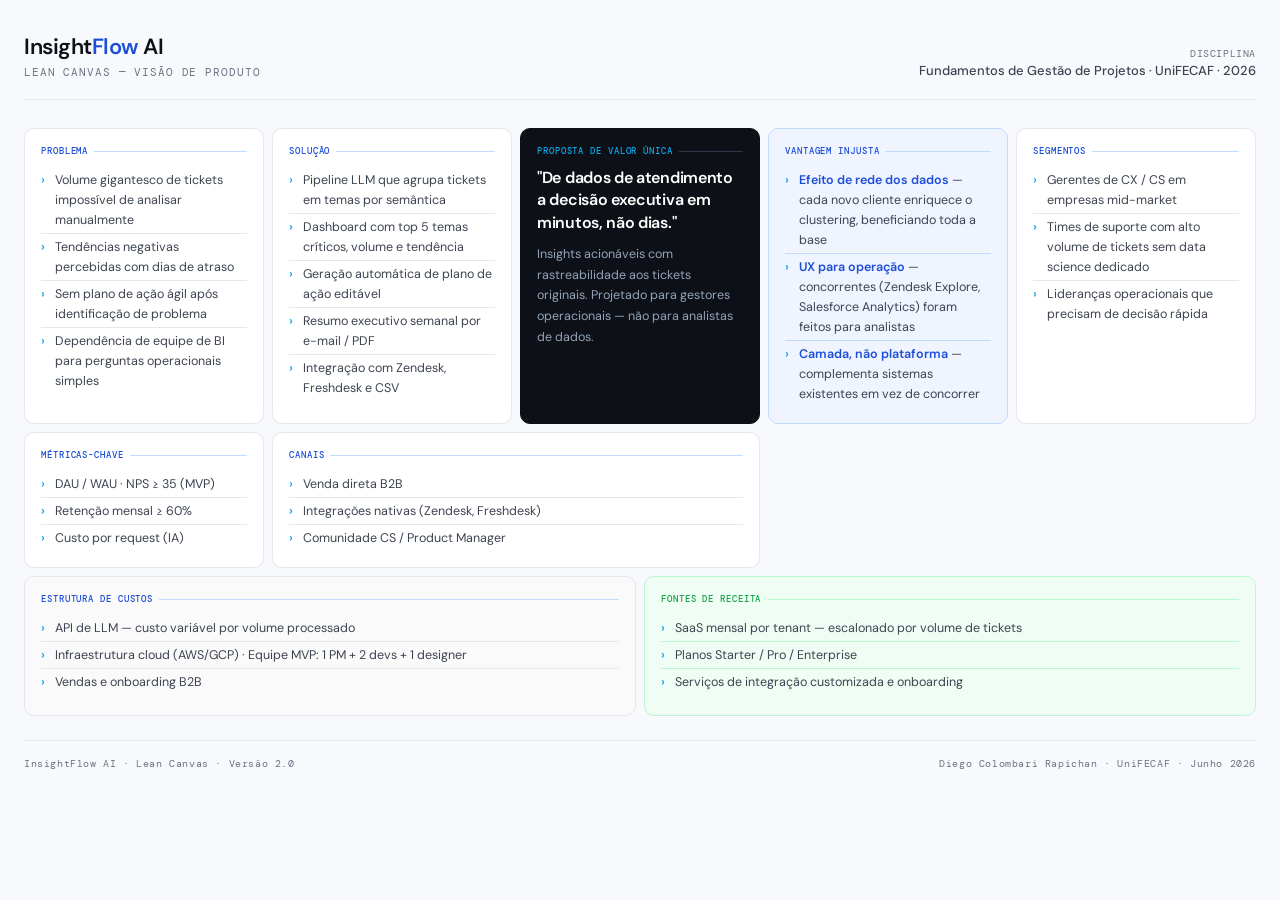
<file: Fundamentos de Gestão de Projetos/01_lean_canvas.html>
<!DOCTYPE html>
<html lang="pt-BR">
<head>
<meta charset="UTF-8">
<meta name="viewport" content="width=device-width, initial-scale=1.0">
<title>InsightFlow AI — Lean Canvas</title>
<link href="https://fonts.googleapis.com/css2?family=DM+Sans:wght@300;400;500;600&family=DM+Mono:wght@400;500&display=swap" rel="stylesheet">
<style>
  *, *::before, *::after { box-sizing: border-box; margin: 0; padding: 0; }

  :root {
    --ink: #0D1117;
    --ink-mid: #3D4451;
    --ink-soft: #6B7280;
    --line: #E4E7ED;
    --line-mid: #CBD2DA;
    --blue: #1D4ED8;
    --blue-soft: #EFF4FF;
    --blue-mid: #BFDBFE;
    --accent: #0EA5E9;
    --green-soft: #F0FDF4;
    --amber-soft: #FFFBEB;
    --white: #FFFFFF;
    --bg: #F8F9FC;
  }

  body {
    font-family: 'DM Sans', sans-serif;
    background: var(--bg);
    color: var(--ink);
    min-height: 100vh;
    padding: 32px 24px 48px;
  }

  header {
    display: flex;
    align-items: flex-end;
    justify-content: space-between;
    margin-bottom: 28px;
    padding-bottom: 20px;
    border-bottom: 1.5px solid var(--line);
  }

  .logo-block { display: flex; flex-direction: column; gap: 4px; }
  .logo { font-size: 22px; font-weight: 600; letter-spacing: -0.5px; color: var(--ink); }
  .logo span { color: var(--blue); }
  .subtitle { font-family: 'DM Mono', monospace; font-size: 11px; color: var(--ink-soft); letter-spacing: .08em; text-transform: uppercase; }

  .meta { text-align: right; }
  .meta-label { font-family: 'DM Mono', monospace; font-size: 10px; color: var(--ink-soft); text-transform: uppercase; letter-spacing: .06em; }
  .meta-value { font-size: 13px; font-weight: 500; color: var(--ink-mid); margin-top: 2px; }

  /* GRID */
  .canvas {
    display: grid;
    grid-template-columns: repeat(10, 1fr);
    grid-template-rows: auto auto auto;
    gap: 8px;
  }

  .cell {
    background: var(--white);
    border: 1px solid var(--line);
    border-radius: 10px;
    padding: 16px;
    min-height: 140px;
    position: relative;
    transition: box-shadow .2s;
  }
  .cell:hover { box-shadow: 0 4px 16px rgba(0,0,0,.07); }

  .cell-label {
    font-family: 'DM Mono', monospace;
    font-size: 9px;
    font-weight: 500;
    text-transform: uppercase;
    letter-spacing: .1em;
    color: var(--blue);
    margin-bottom: 10px;
    display: flex;
    align-items: center;
    gap: 6px;
  }
  .cell-label::after {
    content: '';
    flex: 1;
    height: 1px;
    background: var(--blue-mid);
  }

  .cell ul { list-style: none; padding: 0; }
  .cell ul li {
    font-size: 12.5px;
    color: var(--ink-mid);
    line-height: 1.6;
    padding: 3px 0 3px 14px;
    position: relative;
    border-bottom: 1px solid var(--line);
  }
  .cell ul li:last-child { border-bottom: none; }
  .cell ul li::before {
    content: '›';
    position: absolute;
    left: 0;
    color: var(--accent);
    font-weight: 600;
  }

  .cell p {
    font-size: 13px;
    color: var(--ink-mid);
    line-height: 1.65;
  }

  /* Highlight cell — Unique Value Prop */
  .cell-uvp {
    background: var(--ink);
    border-color: var(--ink);
  }
  .cell-uvp .cell-label { color: var(--accent); }
  .cell-uvp .cell-label::after { background: #2D3748; }
  .cell-uvp .uvp-main {
    font-size: 16px;
    font-weight: 600;
    color: var(--white);
    line-height: 1.4;
    margin-bottom: 10px;
    letter-spacing: -.3px;
  }
  .cell-uvp p { color: #94A3B8; font-size: 12.5px; }

  .cell-vantagem { background: var(--blue-soft); border-color: var(--blue-mid); }
  .cell-vantagem .cell-label { color: var(--blue); }
  .cell-vantagem ul li { border-color: var(--blue-mid); }
  .cell-vantagem ul li strong { color: var(--blue); font-weight: 600; }

  .cell-custos { background: #FAFAFA; }
  .cell-receita { background: var(--green-soft); border-color: #BBF7D0; }
  .cell-receita .cell-label { color: #16A34A; }
  .cell-receita .cell-label::after { background: #BBF7D0; }
  .cell-receita ul li { border-color: #BBF7D0; }

  /* Grid placement */
  .g-problema   { grid-column: 1 / 3; grid-row: 1 / 3; }
  .g-solucao    { grid-column: 3 / 5; grid-row: 1 / 3; }
  .g-uvp        { grid-column: 5 / 7; grid-row: 1 / 3; }
  .g-vantagem   { grid-column: 7 / 9; grid-row: 1 / 3; }
  .g-segmentos  { grid-column: 9 / 11; grid-row: 1 / 3; }
  .g-metricas   { grid-column: 1 / 3; grid-row: 3; min-height: 100px; }
  .g-canais     { grid-column: 3 / 7; grid-row: 3; min-height: 100px; }
  .g-custos     { grid-column: 1 / 6; grid-row: 4; min-height: 90px; }
  .g-receita    { grid-column: 6 / 11; grid-row: 4; min-height: 90px; }

  .bottom-row { display: grid; grid-template-columns: 1fr 1fr; gap: 8px; margin-top: 0; }

  footer {
    margin-top: 24px;
    padding-top: 16px;
    border-top: 1px solid var(--line);
    display: flex;
    justify-content: space-between;
    align-items: center;
  }
  footer span { font-family: 'DM Mono', monospace; font-size: 10px; color: var(--ink-soft); letter-spacing: .06em; }

  @media (max-width: 900px) {
    .canvas { grid-template-columns: 1fr 1fr; }
    .g-problema, .g-solucao, .g-uvp, .g-vantagem, .g-segmentos,
    .g-metricas, .g-canais { grid-column: auto; grid-row: auto; }
  }
</style>
</head>
<body>

<header>
  <div class="logo-block">
    <div class="logo">Insight<span>Flow</span> AI</div>
    <div class="subtitle">Lean Canvas — Visão de Produto</div>
  </div>
  <div class="meta">
    <div class="meta-label">Disciplina</div>
    <div class="meta-value">Fundamentos de Gestão de Projetos · UniFECAF · 2026</div>
  </div>
</header>

<div class="canvas">

  <div class="cell g-problema">
    <div class="cell-label">Problema</div>
    <ul>
      <li>Volume gigantesco de tickets impossível de analisar manualmente</li>
      <li>Tendências negativas percebidas com dias de atraso</li>
      <li>Sem plano de ação ágil após identificação de problema</li>
      <li>Dependência de equipe de BI para perguntas operacionais simples</li>
    </ul>
  </div>

  <div class="cell g-solucao">
    <div class="cell-label">Solução</div>
    <ul>
      <li>Pipeline LLM que agrupa tickets em temas por semântica</li>
      <li>Dashboard com top 5 temas críticos, volume e tendência</li>
      <li>Geração automática de plano de ação editável</li>
      <li>Resumo executivo semanal por e-mail / PDF</li>
      <li>Integração com Zendesk, Freshdesk e CSV</li>
    </ul>
  </div>

  <div class="cell cell-uvp g-uvp">
    <div class="cell-label">Proposta de Valor Única</div>
    <div class="uvp-main">"De dados de atendimento a decisão executiva em minutos, não dias."</div>
    <p>Insights acionáveis com rastreabilidade aos tickets originais. Projetado para gestores operacionais — não para analistas de dados.</p>
  </div>

  <div class="cell cell-vantagem g-vantagem">
    <div class="cell-label">Vantagem Injusta</div>
    <ul>
      <li><strong>Efeito de rede dos dados</strong> — cada novo cliente enriquece o clustering, beneficiando toda a base</li>
      <li><strong>UX para operação</strong> — concorrentes (Zendesk Explore, Salesforce Analytics) foram feitos para analistas</li>
      <li><strong>Camada, não plataforma</strong> — complementa sistemas existentes em vez de concorrer</li>
    </ul>
  </div>

  <div class="cell g-segmentos">
    <div class="cell-label">Segmentos</div>
    <ul>
      <li>Gerentes de CX / CS em empresas mid-market</li>
      <li>Times de suporte com alto volume de tickets sem data science dedicado</li>
      <li>Lideranças operacionais que precisam de decisão rápida</li>
    </ul>
  </div>

  <div class="cell g-metricas">
    <div class="cell-label">Métricas-Chave</div>
    <ul>
      <li>DAU / WAU · NPS ≥ 35 (MVP)</li>
      <li>Retenção mensal ≥ 60%</li>
      <li>Custo por request (IA)</li>
    </ul>
  </div>

  <div class="cell g-canais">
    <div class="cell-label">Canais</div>
    <ul>
      <li>Venda direta B2B</li>
      <li>Integrações nativas (Zendesk, Freshdesk)</li>
      <li>Comunidade CS / Product Manager</li>
    </ul>
  </div>

</div>

<div class="bottom-row" style="margin-top:8px">
  <div class="cell cell-custos">
    <div class="cell-label">Estrutura de Custos</div>
    <ul>
      <li>API de LLM — custo variável por volume processado</li>
      <li>Infraestrutura cloud (AWS/GCP) · Equipe MVP: 1 PM + 2 devs + 1 designer</li>
      <li>Vendas e onboarding B2B</li>
    </ul>
  </div>
  <div class="cell cell-receita">
    <div class="cell-label">Fontes de Receita</div>
    <ul>
      <li>SaaS mensal por tenant — escalonado por volume de tickets</li>
      <li>Planos Starter / Pro / Enterprise</li>
      <li>Serviços de integração customizada e onboarding</li>
    </ul>
  </div>
</div>

<footer>
  <span>InsightFlow AI · Lean Canvas · Versão 2.0</span>
  <span>Diego Colombari Rapichan · UniFECAF · Junho 2026</span>
</footer>

</body>
</html>
</file>
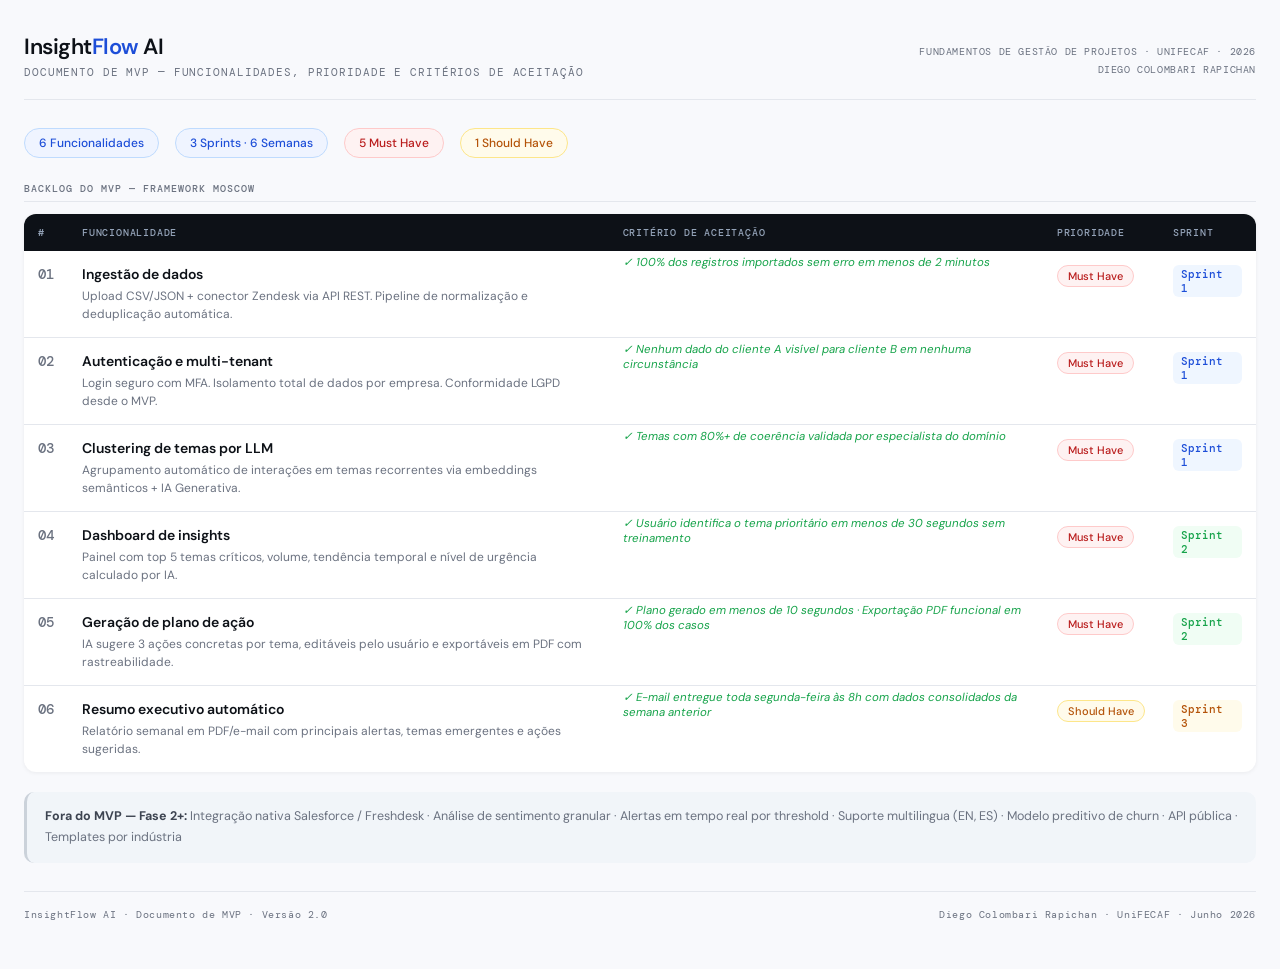
<file: Fundamentos de Gestão de Projetos/02_documento_mvp.html>
<!DOCTYPE html>
<html lang="pt-BR">
<head>
<meta charset="UTF-8">
<meta name="viewport" content="width=device-width, initial-scale=1.0">
<title>InsightFlow AI — Documento de MVP</title>
<link href="https://fonts.googleapis.com/css2?family=DM+Sans:wght@300;400;500;600&family=DM+Mono:wght@400;500&display=swap" rel="stylesheet">
<style>
  *, *::before, *::after { box-sizing: border-box; margin: 0; padding: 0; }
  :root {
    --ink: #0D1117; --ink-mid: #3D4451; --ink-soft: #6B7280;
    --line: #E4E7ED; --line-mid: #CBD2DA;
    --blue: #1D4ED8; --blue-soft: #EFF4FF; --blue-mid: #BFDBFE;
    --must-bg: #FEF2F2; --must-text: #B91C1C; --must-border: #FECACA;
    --should-bg: #FFFBEB; --should-text: #B45309; --should-border: #FDE68A;
    --green: #16A34A; --green-soft: #F0FDF4; --green-border: #BBF7D0;
    --white: #FFFFFF; --bg: #F8F9FC;
    --s1: #EFF6FF; --s2: #F0FDF4; --s3: #FFFBEB;
  }
  body { font-family: 'DM Sans', sans-serif; background: var(--bg); color: var(--ink); min-height: 100vh; padding: 32px 24px 48px; }

  header {
    display: flex; align-items: flex-end; justify-content: space-between;
    margin-bottom: 28px; padding-bottom: 20px; border-bottom: 1.5px solid var(--line);
  }
  .logo { font-size: 22px; font-weight: 600; letter-spacing: -.5px; }
  .logo span { color: var(--blue); }
  .subtitle { font-family: 'DM Mono', monospace; font-size: 11px; color: var(--ink-soft); letter-spacing: .08em; text-transform: uppercase; margin-top: 4px; }
  .meta { text-align: right; font-family: 'DM Mono', monospace; font-size: 10px; color: var(--ink-soft); text-transform: uppercase; letter-spacing: .06em; line-height: 1.8; }

  .summary-bar {
    display: flex; gap: 16px; margin-bottom: 24px; flex-wrap: wrap;
  }
  .s-chip {
    padding: 6px 14px; border-radius: 20px; font-size: 12px; font-weight: 500;
    border: 1px solid;
  }
  .s-chip.must { background: var(--must-bg); color: var(--must-text); border-color: var(--must-border); }
  .s-chip.should { background: var(--should-bg); color: var(--should-text); border-color: var(--should-border); }
  .s-chip.info { background: var(--blue-soft); color: var(--blue); border-color: var(--blue-mid); }

  .section-label {
    font-family: 'DM Mono', monospace; font-size: 10px; font-weight: 500;
    text-transform: uppercase; letter-spacing: .1em; color: var(--ink-soft);
    margin-bottom: 12px; padding-bottom: 6px; border-bottom: 1px solid var(--line);
  }

  table { width: 100%; border-collapse: collapse; background: var(--white); border-radius: 12px; overflow: hidden; box-shadow: 0 1px 4px rgba(0,0,0,.06); }
  thead tr { background: var(--ink); }
  thead th { padding: 12px 14px; text-align: left; font-family: 'DM Mono', monospace; font-size: 10px; font-weight: 500; color: #94A3B8; text-transform: uppercase; letter-spacing: .08em; }
  tbody tr { border-bottom: 1px solid var(--line); transition: background .15s; }
  tbody tr:last-child { border-bottom: none; }
  tbody tr:hover { background: var(--blue-soft); }
  td { padding: 14px; vertical-align: top; font-size: 13px; color: var(--ink-mid); }
  td.num { font-family: 'DM Mono', monospace; font-size: 14px; font-weight: 500; color: var(--ink-soft); text-align: center; width: 40px; }
  td.name strong { display: block; font-size: 14px; font-weight: 600; color: var(--ink); margin-bottom: 4px; }
  td.name span { font-size: 12px; color: var(--ink-soft); line-height: 1.5; }
  td.ac { font-size: 11.5px; font-style: italic; color: var(--green); padding-top: 4px; }
  td.sprint { font-family: 'DM Mono', monospace; font-size: 11px; text-align: center; color: var(--ink-soft); }

  .badge {
    display: inline-block; padding: 3px 10px; border-radius: 12px; font-size: 11px; font-weight: 500; border: 1px solid; white-space: nowrap;
  }
  .badge.must { background: var(--must-bg); color: var(--must-text); border-color: var(--must-border); }
  .badge.should { background: var(--should-bg); color: var(--should-text); border-color: var(--should-border); }

  .sprint-block {
    display: inline-block; padding: 2px 8px; border-radius: 6px; font-family: 'DM Mono', monospace; font-size: 11px; font-weight: 500;
  }
  .sp1 { background: var(--s1); color: var(--blue); }
  .sp2 { background: var(--s2); color: var(--green); }
  .sp3 { background: var(--s3); color: #B45309; }

  .out-of-scope {
    margin-top: 20px; padding: 14px 18px; background: #F1F5F9; border-radius: 10px;
    border-left: 3px solid var(--line-mid);
    font-size: 12.5px; color: var(--ink-soft); line-height: 1.7;
  }
  .out-of-scope strong { color: var(--ink-mid); }

  footer { margin-top: 28px; padding-top: 16px; border-top: 1px solid var(--line); display: flex; justify-content: space-between; }
  footer span { font-family: 'DM Mono', monospace; font-size: 10px; color: var(--ink-soft); letter-spacing: .06em; }
</style>
</head>
<body>

<header>
  <div>
    <div class="logo">Insight<span>Flow</span> AI</div>
    <div class="subtitle">Documento de MVP — Funcionalidades, Prioridade e Critérios de Aceitação</div>
  </div>
  <div class="meta">
    Fundamentos de Gestão de Projetos · UniFECAF · 2026<br>
    Diego Colombari Rapichan
  </div>
</header>

<div class="summary-bar">
  <span class="s-chip info">6 Funcionalidades</span>
  <span class="s-chip info">3 Sprints · 6 Semanas</span>
  <span class="s-chip must">5 Must Have</span>
  <span class="s-chip should">1 Should Have</span>
</div>

<div class="section-label">Backlog do MVP — Framework MoSCoW</div>

<table>
  <thead>
    <tr>
      <th>#</th>
      <th>Funcionalidade</th>
      <th>Critério de Aceitação</th>
      <th>Prioridade</th>
      <th>Sprint</th>
    </tr>
  </thead>
  <tbody>
    <tr>
      <td class="num">01</td>
      <td class="name">
        <strong>Ingestão de dados</strong>
        <span>Upload CSV/JSON + conector Zendesk via API REST. Pipeline de normalização e deduplicação automática.</span>
      </td>
      <td class="ac">✓ 100% dos registros importados sem erro em menos de 2 minutos</td>
      <td><span class="badge must">Must Have</span></td>
      <td><span class="sprint-block sp1">Sprint 1</span></td>
    </tr>
    <tr>
      <td class="num">02</td>
      <td class="name">
        <strong>Autenticação e multi-tenant</strong>
        <span>Login seguro com MFA. Isolamento total de dados por empresa. Conformidade LGPD desde o MVP.</span>
      </td>
      <td class="ac">✓ Nenhum dado do cliente A visível para cliente B em nenhuma circunstância</td>
      <td><span class="badge must">Must Have</span></td>
      <td><span class="sprint-block sp1">Sprint 1</span></td>
    </tr>
    <tr>
      <td class="num">03</td>
      <td class="name">
        <strong>Clustering de temas por LLM</strong>
        <span>Agrupamento automático de interações em temas recorrentes via embeddings semânticos + IA Generativa.</span>
      </td>
      <td class="ac">✓ Temas com 80%+ de coerência validada por especialista do domínio</td>
      <td><span class="badge must">Must Have</span></td>
      <td><span class="sprint-block sp1">Sprint 1</span></td>
    </tr>
    <tr>
      <td class="num">04</td>
      <td class="name">
        <strong>Dashboard de insights</strong>
        <span>Painel com top 5 temas críticos, volume, tendência temporal e nível de urgência calculado por IA.</span>
      </td>
      <td class="ac">✓ Usuário identifica o tema prioritário em menos de 30 segundos sem treinamento</td>
      <td><span class="badge must">Must Have</span></td>
      <td><span class="sprint-block sp2">Sprint 2</span></td>
    </tr>
    <tr>
      <td class="num">05</td>
      <td class="name">
        <strong>Geração de plano de ação</strong>
        <span>IA sugere 3 ações concretas por tema, editáveis pelo usuário e exportáveis em PDF com rastreabilidade.</span>
      </td>
      <td class="ac">✓ Plano gerado em menos de 10 segundos · Exportação PDF funcional em 100% dos casos</td>
      <td><span class="badge must">Must Have</span></td>
      <td><span class="sprint-block sp2">Sprint 2</span></td>
    </tr>
    <tr>
      <td class="num">06</td>
      <td class="name">
        <strong>Resumo executivo automático</strong>
        <span>Relatório semanal em PDF/e-mail com principais alertas, temas emergentes e ações sugeridas.</span>
      </td>
      <td class="ac">✓ E-mail entregue toda segunda-feira às 8h com dados consolidados da semana anterior</td>
      <td><span class="badge should">Should Have</span></td>
      <td><span class="sprint-block sp3">Sprint 3</span></td>
    </tr>
  </tbody>
</table>

<div class="out-of-scope">
  <strong>Fora do MVP — Fase 2+:</strong> Integração nativa Salesforce / Freshdesk · Análise de sentimento granular · Alertas em tempo real por threshold · Suporte multilingua (EN, ES) · Modelo preditivo de churn · API pública · Templates por indústria
</div>

<footer>
  <span>InsightFlow AI · Documento de MVP · Versão 2.0</span>
  <span>Diego Colombari Rapichan · UniFECAF · Junho 2026</span>
</footer>

</body>
</html>
</file>
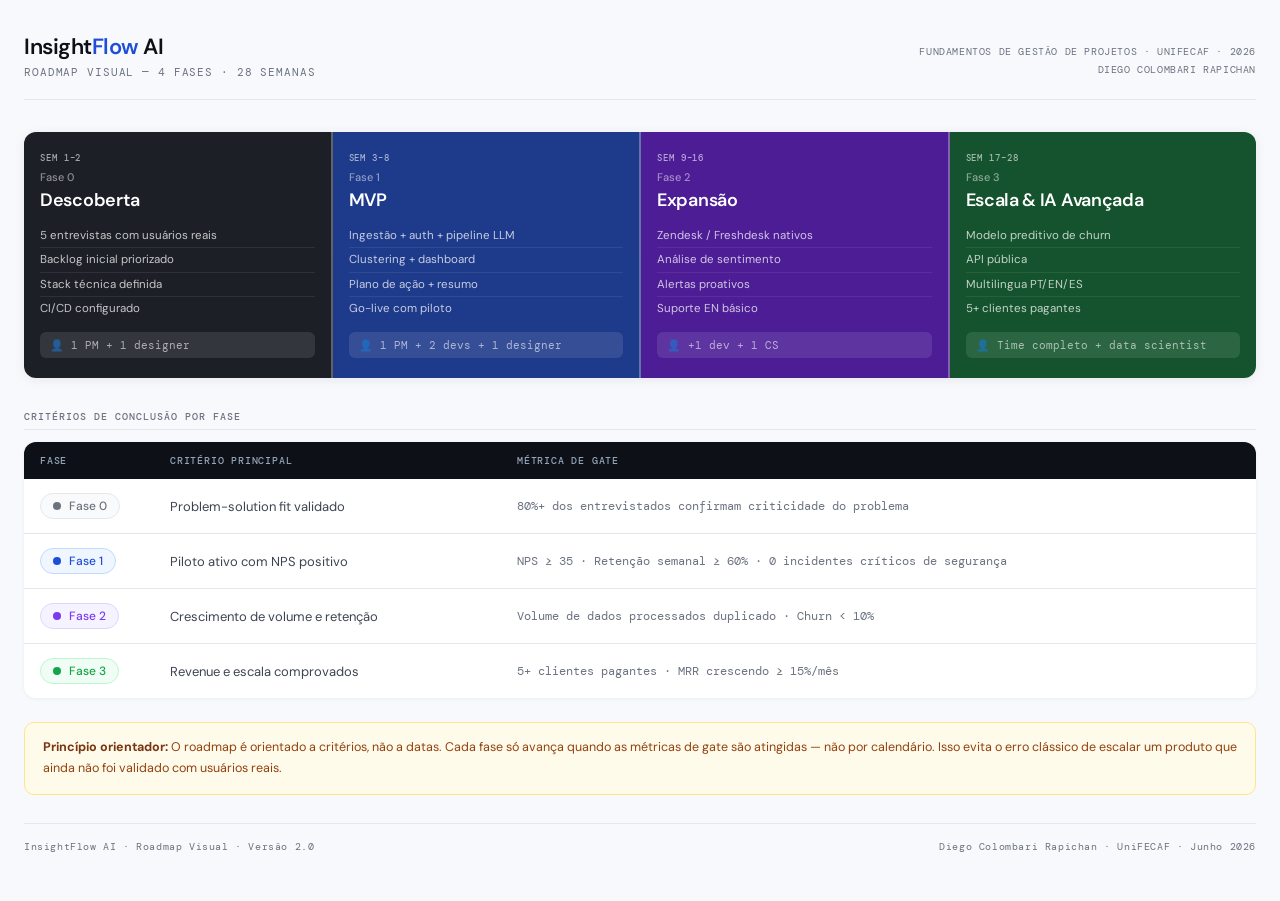
<file: Fundamentos de Gestão de Projetos/03_roadmap.html>
<!DOCTYPE html>
<html lang="pt-BR">
<head>
<meta charset="UTF-8">
<meta name="viewport" content="width=device-width, initial-scale=1.0">
<title>InsightFlow AI — Roadmap</title>
<link href="https://fonts.googleapis.com/css2?family=DM+Sans:wght@300;400;500;600&family=DM+Mono:wght@400;500&display=swap" rel="stylesheet">
<style>
  *, *::before, *::after { box-sizing: border-box; margin: 0; padding: 0; }
  :root {
    --ink: #0D1117; --ink-mid: #3D4451; --ink-soft: #6B7280;
    --line: #E4E7ED; --bg: #F8F9FC; --white: #FFFFFF;
    --c0: #6B7280; --c0-bg: #F9FAFB; --c0-border: #E5E7EB;
    --c1: #1D4ED8; --c1-bg: #EFF6FF; --c1-border: #BFDBFE;
    --c2: #7C3AED; --c2-bg: #F5F3FF; --c2-border: #DDD6FE;
    --c3: #16A34A; --c3-bg: #F0FDF4; --c3-border: #BBF7D0;
  }
  body { font-family: 'DM Sans', sans-serif; background: var(--bg); color: var(--ink); min-height: 100vh; padding: 32px 24px 48px; }

  header { display: flex; align-items: flex-end; justify-content: space-between; margin-bottom: 32px; padding-bottom: 20px; border-bottom: 1.5px solid var(--line); }
  .logo { font-size: 22px; font-weight: 600; letter-spacing: -.5px; }
  .logo span { color: #1D4ED8; }
  .subtitle { font-family: 'DM Mono', monospace; font-size: 11px; color: var(--ink-soft); letter-spacing: .08em; text-transform: uppercase; margin-top: 4px; }
  .meta { text-align: right; font-family: 'DM Mono', monospace; font-size: 10px; color: var(--ink-soft); text-transform: uppercase; letter-spacing: .06em; line-height: 1.8; }

  /* Timeline bar */
  .timeline {
    display: flex; gap: 0; margin-bottom: 32px; border-radius: 12px; overflow: hidden;
    box-shadow: 0 2px 12px rgba(0,0,0,.07);
  }
  .phase {
    flex: 1; padding: 20px 16px; position: relative;
    border-right: 2px solid rgba(255,255,255,.3);
    transition: transform .2s;
  }
  .phase:last-child { border-right: none; }
  .phase:hover { transform: translateY(-2px); }

  .ph0 { background: #1C1F26; }
  .ph1 { background: #1E3A8A; }
  .ph2 { background: #4C1D95; }
  .ph3 { background: #14532D; }

  .phase-week {
    font-family: 'DM Mono', monospace; font-size: 9px; font-weight: 500;
    text-transform: uppercase; letter-spacing: .1em; opacity: .6; margin-bottom: 6px;
    color: #fff;
  }
  .phase-num { font-size: 11px; font-weight: 500; color: rgba(255,255,255,.5); margin-bottom: 4px; }
  .phase-name { font-size: 18px; font-weight: 600; color: #fff; letter-spacing: -.3px; margin-bottom: 12px; }
  .phase-items { list-style: none; }
  .phase-items li { font-size: 11.5px; color: rgba(255,255,255,.75); padding: 3px 0; border-bottom: 1px solid rgba(255,255,255,.08); line-height: 1.5; }
  .phase-items li:last-child { border-bottom: none; }
  .phase-res {
    margin-top: 12px; padding: 6px 10px; border-radius: 6px; background: rgba(255,255,255,.1);
    font-size: 11px; color: rgba(255,255,255,.6); font-family: 'DM Mono', monospace;
  }

  /* Criteria table */
  .section-label {
    font-family: 'DM Mono', monospace; font-size: 10px; font-weight: 500;
    text-transform: uppercase; letter-spacing: .1em; color: var(--ink-soft);
    margin-bottom: 12px; padding-bottom: 6px; border-bottom: 1px solid var(--line);
  }

  table { width: 100%; border-collapse: collapse; background: var(--white); border-radius: 12px; overflow: hidden; box-shadow: 0 1px 4px rgba(0,0,0,.05); margin-bottom: 24px; }
  thead th { padding: 12px 16px; text-align: left; font-family: 'DM Mono', monospace; font-size: 10px; font-weight: 500; color: #94A3B8; text-transform: uppercase; letter-spacing: .08em; background: var(--ink); }
  tbody tr { border-bottom: 1px solid var(--line); }
  tbody tr:last-child { border-bottom: none; }
  td { padding: 14px 16px; font-size: 13px; color: var(--ink-mid); vertical-align: middle; }
  td:first-child { width: 130px; }

  .phase-tag {
    display: inline-flex; align-items: center; gap: 8px; padding: 4px 12px;
    border-radius: 20px; font-size: 12px; font-weight: 500; border: 1px solid;
  }
  .tag0 { background: var(--c0-bg); color: var(--c0); border-color: var(--c0-border); }
  .tag1 { background: var(--c1-bg); color: var(--c1); border-color: var(--c1-border); }
  .tag2 { background: var(--c2-bg); color: var(--c2); border-color: var(--c2-border); }
  .tag3 { background: var(--c3-bg); color: var(--c3); border-color: var(--c3-border); }

  .dot { width: 8px; height: 8px; border-radius: 50%; flex-shrink: 0; }
  .d0 { background: var(--c0); }
  .d1 { background: var(--c1); }
  .d2 { background: var(--c2); }
  .d3 { background: var(--c3); }

  .metric { font-family: 'DM Mono', monospace; font-size: 11.5px; color: var(--ink-soft); }

  .note-box {
    padding: 14px 18px; background: #FFFBEB; border: 1px solid #FDE68A; border-radius: 10px;
    font-size: 12.5px; color: #92400E; line-height: 1.7;
  }
  .note-box strong { color: #78350F; }

  footer { margin-top: 28px; padding-top: 16px; border-top: 1px solid var(--line); display: flex; justify-content: space-between; }
  footer span { font-family: 'DM Mono', monospace; font-size: 10px; color: var(--ink-soft); letter-spacing: .06em; }
</style>
</head>
<body>

<header>
  <div>
    <div class="logo">Insight<span>Flow</span> AI</div>
    <div class="subtitle">Roadmap Visual — 4 Fases · 28 Semanas</div>
  </div>
  <div class="meta">
    Fundamentos de Gestão de Projetos · UniFECAF · 2026<br>
    Diego Colombari Rapichan
  </div>
</header>

<div class="timeline">
  <div class="phase ph0">
    <div class="phase-week">Sem 1–2</div>
    <div class="phase-num">Fase 0</div>
    <div class="phase-name">Descoberta</div>
    <ul class="phase-items">
      <li>5 entrevistas com usuários reais</li>
      <li>Backlog inicial priorizado</li>
      <li>Stack técnica definida</li>
      <li>CI/CD configurado</li>
    </ul>
    <div class="phase-res">👤 1 PM + 1 designer</div>
  </div>
  <div class="phase ph1">
    <div class="phase-week">Sem 3–8</div>
    <div class="phase-num">Fase 1</div>
    <div class="phase-name">MVP</div>
    <ul class="phase-items">
      <li>Ingestão + auth + pipeline LLM</li>
      <li>Clustering + dashboard</li>
      <li>Plano de ação + resumo</li>
      <li>Go-live com piloto</li>
    </ul>
    <div class="phase-res">👤 1 PM + 2 devs + 1 designer</div>
  </div>
  <div class="phase ph2">
    <div class="phase-week">Sem 9–16</div>
    <div class="phase-num">Fase 2</div>
    <div class="phase-name">Expansão</div>
    <ul class="phase-items">
      <li>Zendesk / Freshdesk nativos</li>
      <li>Análise de sentimento</li>
      <li>Alertas proativos</li>
      <li>Suporte EN básico</li>
    </ul>
    <div class="phase-res">👤 +1 dev + 1 CS</div>
  </div>
  <div class="phase ph3">
    <div class="phase-week">Sem 17–28</div>
    <div class="phase-num">Fase 3</div>
    <div class="phase-name">Escala & IA Avançada</div>
    <ul class="phase-items">
      <li>Modelo preditivo de churn</li>
      <li>API pública</li>
      <li>Multilingua PT/EN/ES</li>
      <li>5+ clientes pagantes</li>
    </ul>
    <div class="phase-res">👤 Time completo + data scientist</div>
  </div>
</div>

<div class="section-label">Critérios de Conclusão por Fase</div>
<table>
  <thead>
    <tr>
      <th>Fase</th>
      <th>Critério Principal</th>
      <th>Métrica de Gate</th>
    </tr>
  </thead>
  <tbody>
    <tr>
      <td><span class="phase-tag tag0"><span class="dot d0"></span>Fase 0</span></td>
      <td>Problem-solution fit validado</td>
      <td class="metric">80%+ dos entrevistados confirmam criticidade do problema</td>
    </tr>
    <tr>
      <td><span class="phase-tag tag1"><span class="dot d1"></span>Fase 1</span></td>
      <td>Piloto ativo com NPS positivo</td>
      <td class="metric">NPS ≥ 35 · Retenção semanal ≥ 60% · 0 incidentes críticos de segurança</td>
    </tr>
    <tr>
      <td><span class="phase-tag tag2"><span class="dot d2"></span>Fase 2</span></td>
      <td>Crescimento de volume e retenção</td>
      <td class="metric">Volume de dados processados duplicado · Churn &lt; 10%</td>
    </tr>
    <tr>
      <td><span class="phase-tag tag3"><span class="dot d3"></span>Fase 3</span></td>
      <td>Revenue e escala comprovados</td>
      <td class="metric">5+ clientes pagantes · MRR crescendo ≥ 15%/mês</td>
    </tr>
  </tbody>
</table>

<div class="note-box">
  <strong>Princípio orientador:</strong> O roadmap é orientado a critérios, não a datas. Cada fase só avança quando as métricas de gate são atingidas — não por calendário. Isso evita o erro clássico de escalar um produto que ainda não foi validado com usuários reais.
</div>

<footer>
  <span>InsightFlow AI · Roadmap Visual · Versão 2.0</span>
  <span>Diego Colombari Rapichan · UniFECAF · Junho 2026</span>
</footer>

</body>
</html>
</file>
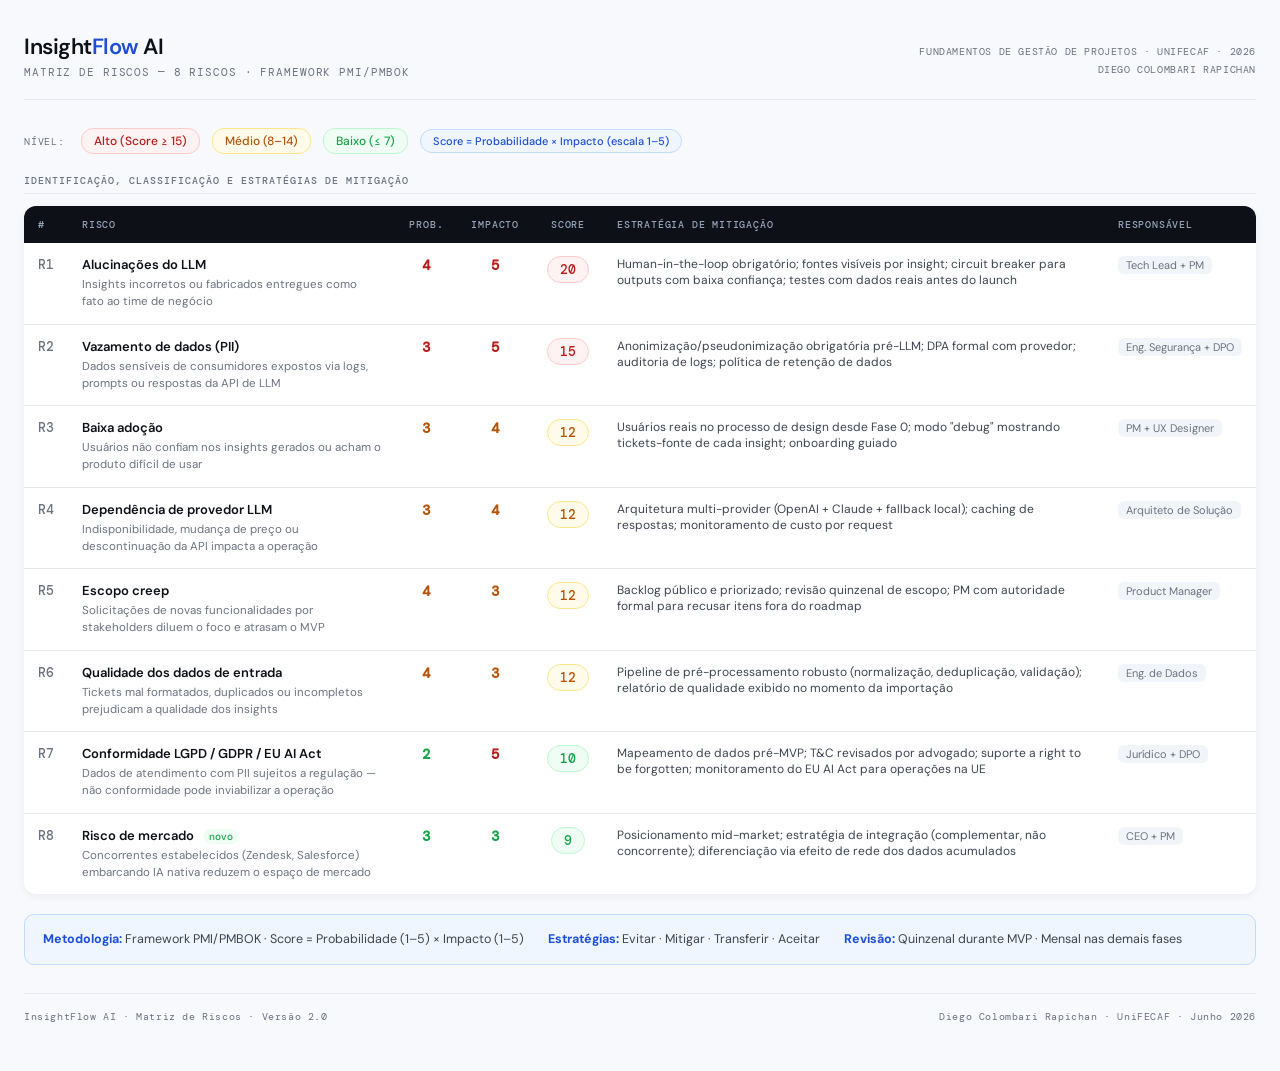
<file: Fundamentos de Gestão de Projetos/04_matriz_riscos.html>
<!DOCTYPE html>
<html lang="pt-BR">
<head>
<meta charset="UTF-8">
<meta name="viewport" content="width=device-width, initial-scale=1.0">
<title>InsightFlow AI — Matriz de Riscos</title>
<link href="https://fonts.googleapis.com/css2?family=DM+Sans:wght@300;400;500;600&family=DM+Mono:wght@400;500&display=swap" rel="stylesheet">
<style>
  *, *::before, *::after { box-sizing: border-box; margin: 0; padding: 0; }
  :root {
    --ink: #0D1117; --ink-mid: #3D4451; --ink-soft: #6B7280;
    --line: #E4E7ED; --bg: #F8F9FC; --white: #FFFFFF;
    --alto-bg: #FEF2F2; --alto-text: #B91C1C; --alto-border: #FECACA;
    --medio-bg: #FFFBEB; --medio-text: #B45309; --medio-border: #FDE68A;
    --baixo-bg: #F0FDF4; --baixo-text: #16A34A; --baixo-border: #BBF7D0;
    --blue: #1D4ED8; --blue-soft: #EFF6FF; --blue-mid: #BFDBFE;
  }
  body { font-family: 'DM Sans', sans-serif; background: var(--bg); color: var(--ink); min-height: 100vh; padding: 32px 24px 48px; }

  header { display: flex; align-items: flex-end; justify-content: space-between; margin-bottom: 28px; padding-bottom: 20px; border-bottom: 1.5px solid var(--line); }
  .logo { font-size: 22px; font-weight: 600; letter-spacing: -.5px; }
  .logo span { color: var(--blue); }
  .subtitle { font-family: 'DM Mono', monospace; font-size: 11px; color: var(--ink-soft); letter-spacing: .08em; text-transform: uppercase; margin-top: 4px; }
  .meta { text-align: right; font-family: 'DM Mono', monospace; font-size: 10px; color: var(--ink-soft); text-transform: uppercase; letter-spacing: .06em; line-height: 1.8; }

  .legend {
    display: flex; gap: 12px; margin-bottom: 20px; align-items: center; flex-wrap: wrap;
  }
  .legend-label { font-family: 'DM Mono', monospace; font-size: 10px; color: var(--ink-soft); text-transform: uppercase; letter-spacing: .08em; margin-right: 4px; }
  .chip { padding: 4px 12px; border-radius: 12px; font-size: 12px; font-weight: 500; border: 1px solid; }
  .chip.alto { background: var(--alto-bg); color: var(--alto-text); border-color: var(--alto-border); }
  .chip.medio { background: var(--medio-bg); color: var(--medio-text); border-color: var(--medio-border); }
  .chip.baixo { background: var(--baixo-bg); color: var(--baixo-text); border-color: var(--baixo-border); }
  .chip.method { background: var(--blue-soft); color: var(--blue); border-color: var(--blue-mid); font-size: 11px; }

  .section-label { font-family: 'DM Mono', monospace; font-size: 10px; font-weight: 500; text-transform: uppercase; letter-spacing: .1em; color: var(--ink-soft); margin-bottom: 12px; padding-bottom: 6px; border-bottom: 1px solid var(--line); }

  table { width: 100%; border-collapse: collapse; background: var(--white); border-radius: 12px; overflow: hidden; box-shadow: 0 2px 8px rgba(0,0,0,.06); }
  thead th { padding: 12px 14px; text-align: left; font-family: 'DM Mono', monospace; font-size: 10px; font-weight: 500; color: #94A3B8; text-transform: uppercase; letter-spacing: .08em; background: var(--ink); }
  thead th.center { text-align: center; }
  tbody tr { border-bottom: 1px solid var(--line); transition: background .15s; }
  tbody tr:last-child { border-bottom: none; }
  tbody tr:hover { background: #FAFBFF; }
  td { padding: 13px 14px; font-size: 12.5px; color: var(--ink-mid); vertical-align: top; }
  td.center { text-align: center; }
  td.num { font-family: 'DM Mono', monospace; font-size: 13px; font-weight: 500; color: var(--ink-soft); text-align: center; width: 36px; }

  .risk-name { font-size: 13px; font-weight: 600; color: var(--ink); display: block; margin-bottom: 3px; }
  .risk-desc { font-size: 11.5px; color: var(--ink-soft); line-height: 1.5; }
  .risk-new { font-size: 10px; font-weight: 500; padding: 1px 6px; border-radius: 10px; background: var(--baixo-bg); color: var(--baixo-text); margin-left: 6px; vertical-align: middle; }

  .score-pill {
    display: inline-block; padding: 4px 12px; border-radius: 20px; font-family: 'DM Mono', monospace; font-size: 13px; font-weight: 500; border: 1px solid;
  }
  .score-alto { background: var(--alto-bg); color: var(--alto-text); border-color: var(--alto-border); }
  .score-medio { background: var(--medio-bg); color: var(--medio-text); border-color: var(--medio-border); }
  .score-baixo { background: var(--baixo-bg); color: var(--baixo-text); border-color: var(--baixo-border); }

  .num-val { font-family: 'DM Mono', monospace; font-size: 14px; font-weight: 600; }
  .num-alto { color: var(--alto-text); }
  .num-medio { color: var(--medio-text); }
  .num-baixo { color: var(--baixo-text); }

  .resp { display: inline-block; font-size: 11px; padding: 2px 8px; border-radius: 6px; background: #F1F5F9; color: var(--ink-soft); white-space: nowrap; }

  .formula-box {
    margin-top: 20px; padding: 14px 18px; background: var(--blue-soft); border: 1px solid var(--blue-mid);
    border-radius: 10px; font-size: 12.5px; color: var(--ink-mid); line-height: 1.7;
    display: flex; gap: 24px; flex-wrap: wrap;
  }
  .formula-box strong { color: var(--blue); }

  footer { margin-top: 28px; padding-top: 16px; border-top: 1px solid var(--line); display: flex; justify-content: space-between; }
  footer span { font-family: 'DM Mono', monospace; font-size: 10px; color: var(--ink-soft); letter-spacing: .06em; }
</style>
</head>
<body>

<header>
  <div>
    <div class="logo">Insight<span>Flow</span> AI</div>
    <div class="subtitle">Matriz de Riscos — 8 Riscos · Framework PMI/PMBOK</div>
  </div>
  <div class="meta">
    Fundamentos de Gestão de Projetos · UniFECAF · 2026<br>
    Diego Colombari Rapichan
  </div>
</header>

<div class="legend">
  <span class="legend-label">Nível:</span>
  <span class="chip alto">Alto (Score ≥ 15)</span>
  <span class="chip medio">Médio (8–14)</span>
  <span class="chip baixo">Baixo (≤ 7)</span>
  <span class="chip method">Score = Probabilidade × Impacto (escala 1–5)</span>
</div>

<div class="section-label">Identificação, Classificação e Estratégias de Mitigação</div>

<table>
  <thead>
    <tr>
      <th>#</th>
      <th>Risco</th>
      <th class="center">Prob.</th>
      <th class="center">Impacto</th>
      <th class="center">Score</th>
      <th>Estratégia de Mitigação</th>
      <th>Responsável</th>
    </tr>
  </thead>
  <tbody>
    <tr>
      <td class="num">R1</td>
      <td>
        <span class="risk-name">Alucinações do LLM</span>
        <span class="risk-desc">Insights incorretos ou fabricados entregues como fato ao time de negócio</span>
      </td>
      <td class="center"><span class="num-val num-alto">4</span></td>
      <td class="center"><span class="num-val num-alto">5</span></td>
      <td class="center"><span class="score-pill score-alto">20</span></td>
      <td style="font-size:12px">Human-in-the-loop obrigatório; fontes visíveis por insight; circuit breaker para outputs com baixa confiança; testes com dados reais antes do launch</td>
      <td><span class="resp">Tech Lead + PM</span></td>
    </tr>
    <tr>
      <td class="num">R2</td>
      <td>
        <span class="risk-name">Vazamento de dados (PII)</span>
        <span class="risk-desc">Dados sensíveis de consumidores expostos via logs, prompts ou respostas da API de LLM</span>
      </td>
      <td class="center"><span class="num-val num-alto">3</span></td>
      <td class="center"><span class="num-val num-alto">5</span></td>
      <td class="center"><span class="score-pill score-alto">15</span></td>
      <td style="font-size:12px">Anonimização/pseudonimização obrigatória pré-LLM; DPA formal com provedor; auditoria de logs; política de retenção de dados</td>
      <td><span class="resp">Eng. Segurança + DPO</span></td>
    </tr>
    <tr>
      <td class="num">R3</td>
      <td>
        <span class="risk-name">Baixa adoção</span>
        <span class="risk-desc">Usuários não confiam nos insights gerados ou acham o produto difícil de usar</span>
      </td>
      <td class="center"><span class="num-val num-medio">3</span></td>
      <td class="center"><span class="num-val num-medio">4</span></td>
      <td class="center"><span class="score-pill score-medio">12</span></td>
      <td style="font-size:12px">Usuários reais no processo de design desde Fase 0; modo "debug" mostrando tickets-fonte de cada insight; onboarding guiado</td>
      <td><span class="resp">PM + UX Designer</span></td>
    </tr>
    <tr>
      <td class="num">R4</td>
      <td>
        <span class="risk-name">Dependência de provedor LLM</span>
        <span class="risk-desc">Indisponibilidade, mudança de preço ou descontinuação da API impacta a operação</span>
      </td>
      <td class="center"><span class="num-val num-medio">3</span></td>
      <td class="center"><span class="num-val num-medio">4</span></td>
      <td class="center"><span class="score-pill score-medio">12</span></td>
      <td style="font-size:12px">Arquitetura multi-provider (OpenAI + Claude + fallback local); caching de respostas; monitoramento de custo por request</td>
      <td><span class="resp">Arquiteto de Solução</span></td>
    </tr>
    <tr>
      <td class="num">R5</td>
      <td>
        <span class="risk-name">Escopo creep</span>
        <span class="risk-desc">Solicitações de novas funcionalidades por stakeholders diluem o foco e atrasam o MVP</span>
      </td>
      <td class="center"><span class="num-val num-medio">4</span></td>
      <td class="center"><span class="num-val num-medio">3</span></td>
      <td class="center"><span class="score-pill score-medio">12</span></td>
      <td style="font-size:12px">Backlog público e priorizado; revisão quinzenal de escopo; PM com autoridade formal para recusar itens fora do roadmap</td>
      <td><span class="resp">Product Manager</span></td>
    </tr>
    <tr>
      <td class="num">R6</td>
      <td>
        <span class="risk-name">Qualidade dos dados de entrada</span>
        <span class="risk-desc">Tickets mal formatados, duplicados ou incompletos prejudicam a qualidade dos insights</span>
      </td>
      <td class="center"><span class="num-val num-medio">4</span></td>
      <td class="center"><span class="num-val num-medio">3</span></td>
      <td class="center"><span class="score-pill score-medio">12</span></td>
      <td style="font-size:12px">Pipeline de pré-processamento robusto (normalização, deduplicação, validação); relatório de qualidade exibido no momento da importação</td>
      <td><span class="resp">Eng. de Dados</span></td>
    </tr>
    <tr>
      <td class="num">R7</td>
      <td>
        <span class="risk-name">Conformidade LGPD / GDPR / EU AI Act</span>
        <span class="risk-desc">Dados de atendimento com PII sujeitos a regulação — não conformidade pode inviabilizar a operação</span>
      </td>
      <td class="center"><span class="num-val num-baixo">2</span></td>
      <td class="center"><span class="num-val num-alto">5</span></td>
      <td class="center"><span class="score-pill score-baixo">10</span></td>
      <td style="font-size:12px">Mapeamento de dados pré-MVP; T&C revisados por advogado; suporte a right to be forgotten; monitoramento do EU AI Act para operações na UE</td>
      <td><span class="resp">Jurídico + DPO</span></td>
    </tr>
    <tr>
      <td class="num">R8</td>
      <td>
        <span class="risk-name">Risco de mercado <span class="risk-new">novo</span></span>
        <span class="risk-desc">Concorrentes estabelecidos (Zendesk, Salesforce) embarcando IA nativa reduzem o espaço de mercado</span>
      </td>
      <td class="center"><span class="num-val num-baixo">3</span></td>
      <td class="center"><span class="num-val num-baixo">3</span></td>
      <td class="center"><span class="score-pill score-baixo">9</span></td>
      <td style="font-size:12px">Posicionamento mid-market; estratégia de integração (complementar, não concorrente); diferenciação via efeito de rede dos dados acumulados</td>
      <td><span class="resp">CEO + PM</span></td>
    </tr>
  </tbody>
</table>

<div class="formula-box">
  <div><strong>Metodologia:</strong> Framework PMI/PMBOK · Score = Probabilidade (1–5) × Impacto (1–5)</div>
  <div><strong>Estratégias:</strong> Evitar · Mitigar · Transferir · Aceitar</div>
  <div><strong>Revisão:</strong> Quinzenal durante MVP · Mensal nas demais fases</div>
</div>

<footer>
  <span>InsightFlow AI · Matriz de Riscos · Versão 2.0</span>
  <span>Diego Colombari Rapichan · UniFECAF · Junho 2026</span>
</footer>

</body>
</html>
</file>
<file: memory/styles.css>
* {
  margin: 0;
  padding: 0;
  box-sizing: border-box;
}

body {
  background-color: #000000;
  min-height: 100vh;
  width: 100%;
  display: flex;
  justify-content: center;
  align-items: center;
  font-family: "Roboto", sans-serif;
}

.stats {
  color: #ffffff;
  font-size: 16;
}

.game-container {
  min-width: 544px;
  max-width: 544px;
}

.game-header {
  display: flex;
  justify-content: space-between;
  align-items: center;
  margin-bottom: 32px;
}

.cards-grid {
  width: 100%;
  display: flex;
  flex-wrap: wrap;
  gap: 5px;
}

.card {
  width: calc(25% - 5px);
  aspect-ratio: 1;
  background-color: #8234e0;
  border: 2px solid #5a0caf;
  border-radius: 12px;
  background-image: url(./assets/lines.svg);
  display: flex;
  justify-content: center;
  align-items: center;
  cursor: pointer;
}

.revealed {
  background-color: #ffffff;
  border-color: #dadada;
  cursor: not-allowed;
}

.card-emoji {
  font-size: 40px;
  display: none;
}

.revealed .card-emoji {
  display: block;
}

.button {
  width: 100%;
  height: 52px;
  background-color: #8234e9;
  color: #ffffff;
  font-weight: 600;
  font-size: 16px;
  border-radius: 7px;
  border: 2px solid #5a0caf;
  cursor: pointer;
  font-family: "Roboto", sans-serif;
  transition: background-color 0.3s;
  margin-top: 32px;
}

.button:hover {
  background-color: #7029d6;
}
</file>
